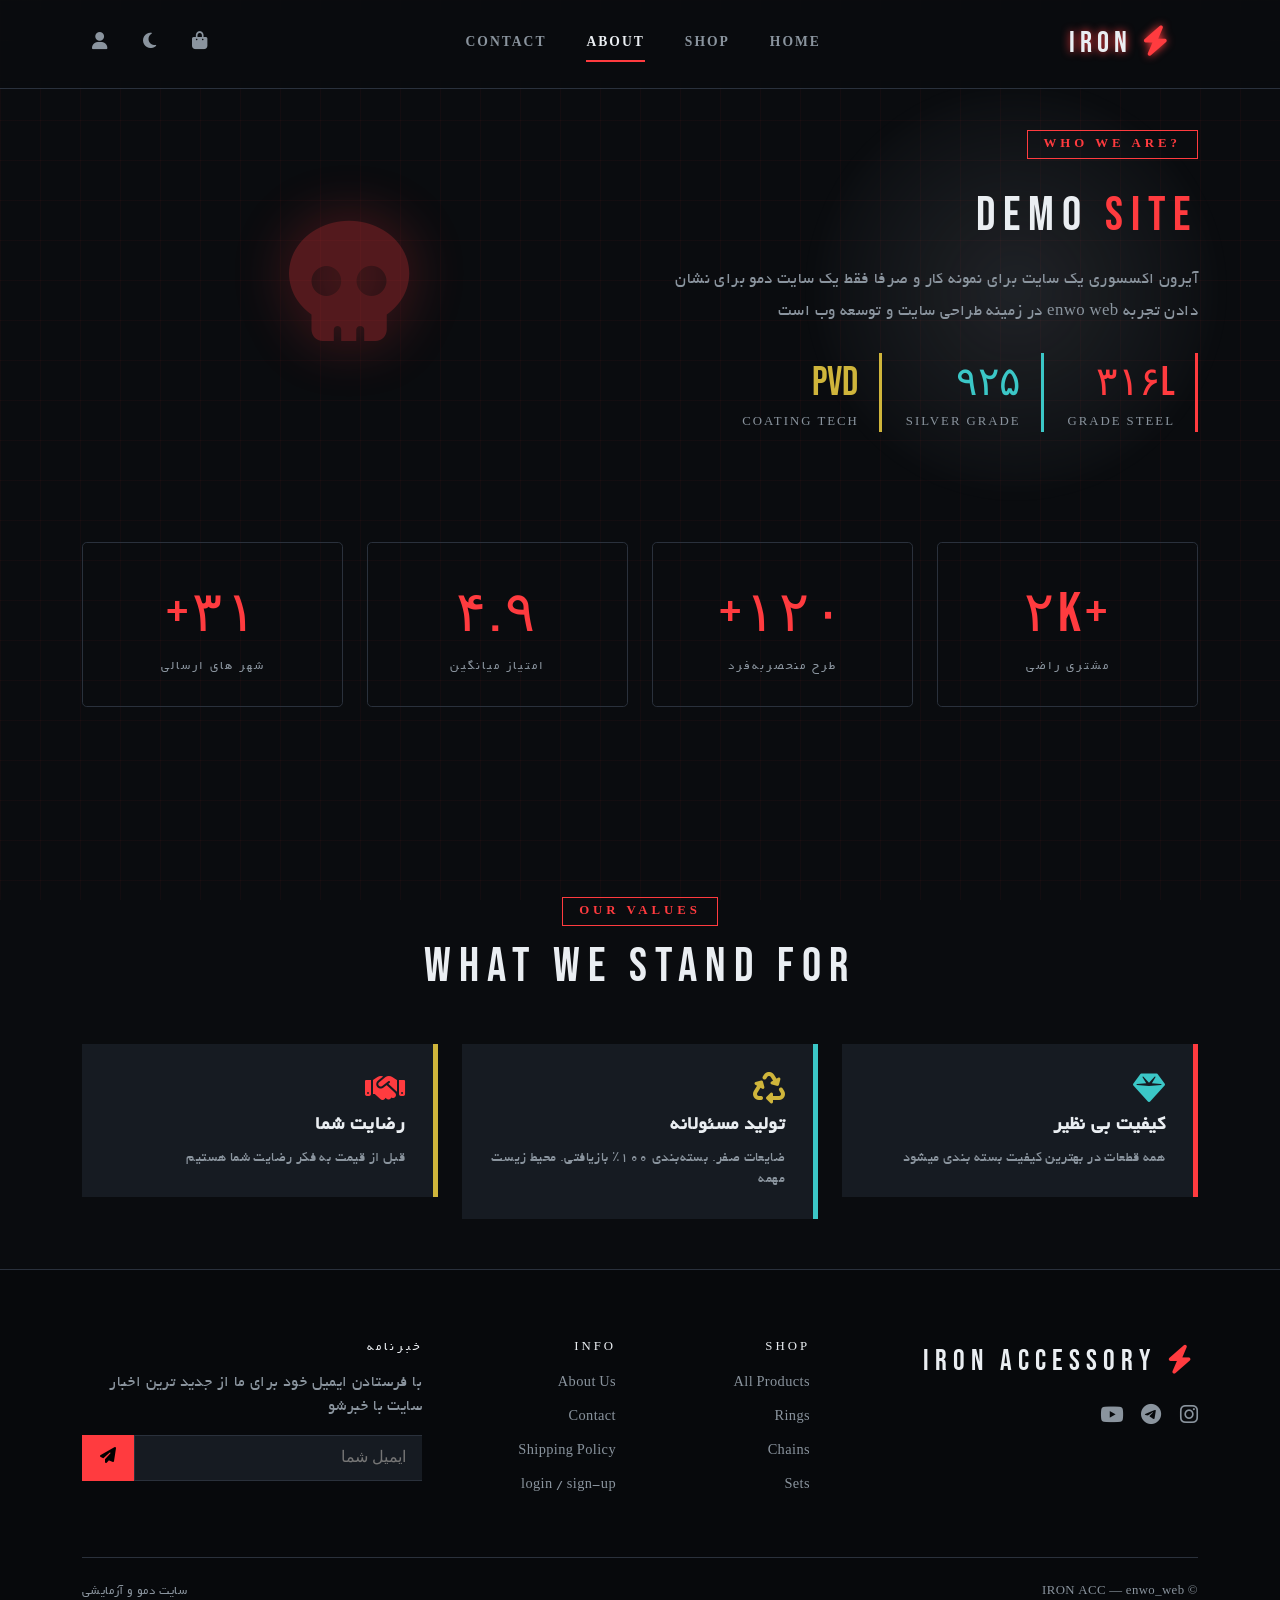
<file: about.html>
<!DOCTYPE html>
<html lang="fa-IR" dir="rtl">
<head>
  <meta charset="UTF-8">
  <meta name="viewport" content="width=device-width, initial-scale=1.0">
  <title>IRON ACCESSORY</title>
  <link rel="icon" type="image/png" href="images/iron-logo.jpg">
  <link href="https://cdn.jsdelivr.net/npm/bootstrap@5.3.8/dist/css/bootstrap.min.css" rel="stylesheet">
  <link rel="stylesheet" href="https://cdnjs.cloudflare.com/ajax/libs/font-awesome/6.4.0/css/all.min.css">
  <link href="https://fonts.googleapis.com/css2?family=Bebas+Neue&family=Rajdhani:wght@300;500;700&display=swap" rel="stylesheet">
  <link rel="stylesheet" href="style.css">
</head>
<body>
      
    <!--header-->
    <header>
        <nav class="navbar navbar-expand-lg fixed-top" id="mainNav">
      <div class="container">
        <a class="navbar-brand" href="index.html"><i class="fas fa-bolt me-2" style="color:var(--neon-red);"></i> IRON</a>
        <button class="navbar-toggler border-0" type="button" data-bs-toggle="collapse" data-bs-target="#navMenu">
          <i class="fas fa-bars text-danger"></i>
        </button>
        <div class="collapse navbar-collapse" id="navMenu">
          <ul class="navbar-nav mx-auto gap-1">
            <li class="nav-item"><a class="nav-link" href="index.html">HOME</a></li>
            <li class="nav-item"><a class="nav-link" href="shop.html">SHOP</a></li>
            <li class="nav-item"><a class="nav-link active" href="about.html">ABOUT</a></li>
            <li class="nav-item"><a class="nav-link" href="contact.html">CONTACT</a></li>
          </ul>
          <div class="d-flex gap-3 align-items-center">
            <button class="nav-icon-btn position-relative" onclick="toggleCart()">
              <i class="fas fa-shopping-bag"></i>
              <span class="cart-count" id="cartCount">0</span>
            </button>
            <button class="nav-icon-btn" id="themeToggle">
              <i class="fas fa-moon"></i>
            </button>
            <a href="auth.html" class="nav-icon-btn"><i class="fas fa-user"></i></a>
          </div>
        </div>
      </div>
    </nav>
    </header>
    
    <!--main-->
    <main>

      <section class="section-dark">
      <div class="container">
        <div class="row g-5 align-items-center">
          <div class="col-lg-6">
            <span class="section-tag">?WHO WE ARE</span>
            <h2 class="section-title mt-3">DEMO <span class="text-red">SITE</span></h2>
            <p style="color:var(--text-dim);font-size:1.05rem;line-height:1.9;margin-top:20px;">
              آیرون اکسسوری یک سایت برای نمونه کار و صرفا فقط یک سایت دمو برای نشان دادن تجربه enwo web در زمینه طراحی سایت و توسعه وب است
            </p>
            <div class="d-flex gap-4 mt-4 flex-wrap">
              <div style="border-right: 3px solid var(--neon-red); padding-right: 20px;">
                <div style="font-family:'Bebas Neue';font-size:2.5rem;color:var(--neon-red);">۳۱۶L</div>
                <div class="text-dim" style="font-size:0.8rem;letter-spacing:2px;">GRADE STEEL</div>
              </div>
              <div style="border-right: 3px solid var(--neon-cyan); padding-right: 20px;">
                <div style="font-family:'Bebas Neue';font-size:2.5rem;color:var(--neon-cyan);">۹۲۵</div>
                <div class="text-dim" style="font-size:0.8rem;letter-spacing:2px;">SILVER GRADE</div>
              </div>
              <div style="border-right: 3px solid var(--neon-gold); padding-right: 20px;">
                <div style="font-family:'Bebas Neue';font-size:2.5rem;color:var(--neon-gold);">PVD</div>
                <div class="text-dim" style="font-size:0.8rem;letter-spacing:2px;">COATING TECH</div>
              </div>
            </div>
          </div>
          <div class="col-lg-6">
            <div style="padding:60px;text-align:center;">
              <i class="fas fa-skull" style="font-size:120px;color:var(--neon-red);opacity:0.3;filter:drop-shadow(0 0 30px var(--neon-red));"></i>
            </div>
          </div>
        </div>
      </div>
    </section>
    
    <!--stats-->
    <div style="padding:60px 0;">
      <div class="container">
        <div class="row g-4 text-center">
          <div class="col-6 col-md-3">
            <div class="about-stat">
              <div class="about-stat-num">+۲k</div>
              <div class="about-stat-label">مشتری راضی</div>
            </div>
          </div>
          <div class="col-6 col-md-3">
            <div class="about-stat">
              <div class="about-stat-num">۱۲۰+</div>
              <div class="about-stat-label">طرح منحصربه‌فرد</div>
            </div>
          </div>
          <div class="col-6 col-md-3">
            <div class="about-stat">
              <div class="about-stat-num">۴.۹</div>
              <div class="about-stat-label">امتیاز میانگین</div>
            </div>
          </div>
          <div class="col-6 col-md-3">
            <div class="about-stat">
              <div class="about-stat-num">۳۱+</div>
              <div class="about-stat-label">شهر های ارسالی</div>
            </div>
          </div>
        </div>
      </div>
    </div>
    
    <section class="section-dark">
      <div class="container">
        <div class="section-header">
          <span class="section-tag">OUR VALUES</span>
          <h2 class="section-title">WHAT WE STAND FOR</h2>
        </div>
        <div class="row g-4 mt-4">
          <div class="col-md-4">
            <div class="feature-card">
              <i class="fas fa-gem fa-2x text-cyan"></i>
              <h5>کیفیت بی نظیر</h5>
              <p>همه قطعات در بهترین کیفیت بسته بندی میشود</p>
            </div>
          </div>
          <div class="col-md-4">
            <div class="feature-card" style="border-right-color:var(--neon-cyan);">
              <i class="fas fa-recycle fa-2x text-gold"></i>
              <h5>تولید مسئولانه</h5>
              <p>ضایعات صفر. بسته‌بندی ۱۰۰٪ بازیافتی. محیط زیست مهمه</p>
            </div>
          </div>
          <div class="col-md-4">
            <div class="feature-card" style="border-right-color:var(--neon-gold);">
              <i class="fas fa-handshake fa-2x text-red"></i>
              <h5>رضایت شما</h5>
              <p>قبل از قیمت به فکر رضایت شما هستیم</p>
            </div>
          </div>
        </div>
      </div>
    </section>

    </main>
    
    <!--footer-->
  <footer class="footer-dark">
    <div class="container">
      <div class="row g-5">
        <div class="col-md-4">
          <div class="footer-brand">
            <i class="fas fa-bolt text-red"></i> <span class="ms-5">IRON ACCESSORY</span>
          </div>
          <div class="social-links">
            <a href="https://instagram.com/enwo_web"><i class="fab fa-instagram"></i></a>
            <a href="https://t.me/enwo_web"><i class="fab fa-telegram"></i></a>
            <a href="https://youtube.com/@enwo_web"><i class="fab fa-youtube"></i></a>
          </div>
        </div>
        <div class="col-md-2">
          <h6 class="footer-heading">SHOP</h6>
          <ul class="footer-links">
            <li><a href="shop.html">All Products</a></li>
            <li><a href="shop.html?cat=ring">Rings</a></li>
            <li><a href="shop.html?cat=chain">Chains</a></li>
            <li><a href="shop.html?cat=set">Sets</a></li>
          </ul>
        </div>
        <div class="col-md-2">
          <h6 class="footer-heading">INFO</h6>
          <ul class="footer-links">
            <li><a href="about.html">About Us</a></li>
            <li><a href="contact.html">Contact</a></li>
            <li><a href="#">Shipping Policy</a></li>
            <li><a href="auth.html">login / sign-up</a></li>
          </ul>
        </div>
        <div class="col-md-4">
          <h6 class="footer-heading">خبرنامه</h6>
          <p class="text-dim">با فرستادن ایمیل خود برای ما از جدید ترین اخبار سایت با خبرشو</p>
          <div class="newsletter-form">
            <input type="email" placeholder="ایمیل شما" class="newsletter-input">
            <button class="newsletter-btn"><i class="fas fa-paper-plane"></i></button>
          </div>
        </div>
      </div>
      <div class="footer-bottom">
        <span>© IRON ACC — enwo_web</span>
        <span>سایت دمو و آزمایشی</span>
      </div>
    </div>
  </footer>

    <!--background css main-->
    <div class="grid-background"></div>
    <div class="floating-debris">
      <div class="debris" style="width:400px;height:400px;top:10%;right:5%;animation-delay:-5s;"></div>
    </div>
    
    <!--bucket-->
    <div class="cart-overlay" id="cartOverlay" onclick="toggleCart()"></div>
    <div class="cart-sidebar" id="cartSidebar">
      <div class="cart-header">
        <h5>CART |     <span id="cartItemCount">0</span> ITEMS</h5>
        <button onclick="toggleCart()"><i class="fas fa-times"></i></button>
      </div>
      <div class="cart-body"><div class="cart-empty" id="cartEmpty"><i class="fas fa-shopping-bag fa-3x text-dim"></i><p>سبد خرید خالیه!</p></div><div id="cartItems"></div></div>
      <div class="cart-footer" id="cartFooter" style="display:none;">
        <div class="cart-total-row"><span>جمع کل:</span><span class="cart-total-price" id="cartTotal">$0</span></div>
        <a href="checkout.html" class="cta-dark btn w-100 mt-3 text-center">CHECKOUT</a>
        <button onclick="clearCart()" class="btn-clear-cart mt-2">پاک کردن سبد</button>
      </div>
    </div>
    <div class="toast-container" id="toastContainer"></div>
    
    <script src="https://cdn.jsdelivr.net/npm/bootstrap@5.3.8/dist/js/bootstrap.bundle.min.js"></script>
    <script src="products.js"></script>
    <script src="cart.js"></script>
    <script src="script.js"></script>
</body>
</html>
</file>
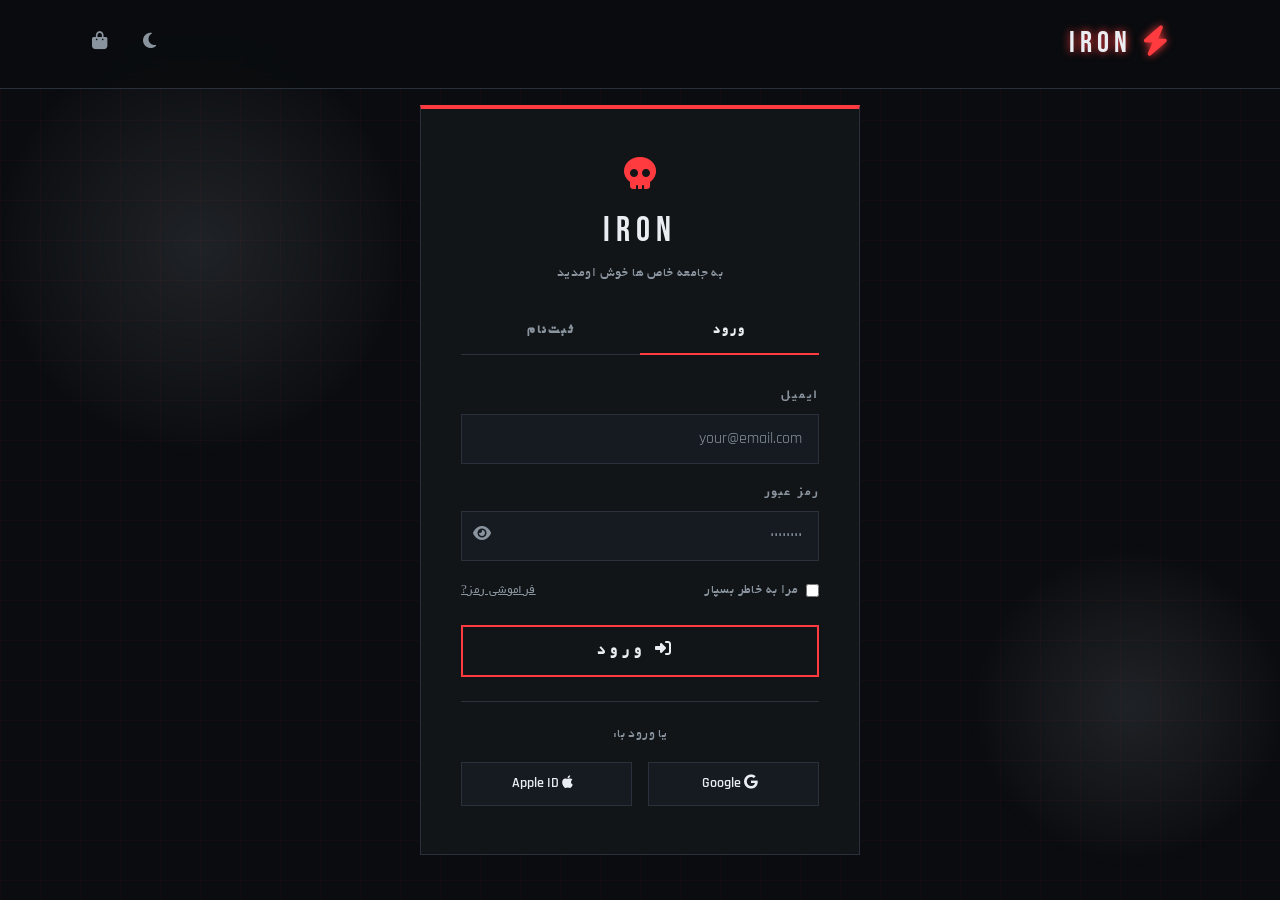
<file: auth.html>
<!DOCTYPE html>
<html lang="fa-IR" dir="rtl">
<head>
  <meta charset="UTF-8">
  <meta name="viewport" content="width=device-width, initial-scale=1.0">
  <title>login sign-up| IRON ACCESSORY</title>
  <link rel="icon" type="image/png" href="images/iron-logo.jpg">
  <link href="https://cdn.jsdelivr.net/npm/bootstrap@5.3.8/dist/css/bootstrap.min.css" rel="stylesheet">
  <link rel="stylesheet" href="https://cdnjs.cloudflare.com/ajax/libs/font-awesome/6.4.0/css/all.min.css">
  <link href="https://fonts.googleapis.com/css2?family=Bebas+Neue&family=Rajdhani:wght@300;500;700&display=swap" rel="stylesheet">
  <link rel="stylesheet" href="style.css">
</head>
<body>
    <div class="grid-background"></div>
    <div class="floating-debris">
      <div class="debris" style="width:400px;height:400px;top:5%;left:0%;"></div>
      <div class="debris" style="width:300px;height:300px;bottom:5%;right:0%;animation-delay:-10s;"></div>
    </div>
    
    <nav class="navbar navbar-expand-lg fixed-top" id="mainNav">
      <div class="container">
        <a class="navbar-brand" href="index.html"><i class="fas fa-bolt me-2" style="color:var(--neon-red);"></i> IRON</a>
        <div class="d-flex gap-3">
          <button class="nav-icon-btn" id="themeToggle">
              <i class="fas fa-moon"></i>
            </button>
          <a href="shop.html" class="nav-icon-btn"><i class="fas fa-shopping-bag"></i></a>
        </div>
      </div>
    </nav>
    
    <div class="auth-wrap">
      <div class="auth-card">
        <div class="text-center mb-4">
          <i class="fas fa-skull fa-2x text-red mb-3"></i>
          <div class="auth-title">IRON</div>
          <p class="text-dim" style="font-size:0.85rem;">به جامعه خاص ها خوش اومدید</p>
        </div>

        <div class="auth-tab-wrap">
          <button class="auth-tab active" id="tabLogin" onclick="switchTab('login')">ورود</button>
          <button class="auth-tab" id="tabRegister" onclick="switchTab('register')">ثبت‌نام</button>
        </div>
      
        <div id="loginForm">
          <div class="form-field">
            <label>ایمیل</label>
            <input type="email" id="loginEmail" placeholder="your@email.com">
            <div class="form-error" id="loginEmailErr">ایمیل معتبر وارد کنید.</div>
          </div>
          <div class="form-field">
            <label>رمز عبور</label>
            <div style="position:relative;">
              <input type="password" id="loginPass" placeholder="••••••••" style="padding-left:44px;">
              <button onclick="togglePass('loginPass', 'eyeLogin')" style="position:absolute;left:12px;top:50%;transform:translateY(-50%);background:none;border:none;color:var(--text-dim);cursor:pointer;">
                <i class="fas fa-eye" id="eyeLogin"></i>
              </button>
            </div>
            <div class="form-error" id="loginPassErr">رمز عبور حداقل ۶ کاراکتر باشد.</div>
          </div>
          <div class="d-flex justify-content-between align-items-center mb-4">
            <label style="display:flex;align-items:center;gap:8px;cursor:pointer;color:var(--text-dim);font-size:0.85rem;">
              <input type="checkbox" style="accent-color:var(--neon-red);"> مرا به خاطر بسپار
            </label>
            <a href="#" style="color:var(--text-dim);font-size:0.82rem;" onclick="showForgot()">فراموشی رمز?</a>
          </div>
          <button class="cta-dark btn w-100" onclick="doLogin()">
            <i class="fas fa-sign-in-alt me-2"></i> ورود
          </button>
          <div class="form-success-msg" id="loginSuccess">
            <i class="fas fa-check-circle me-2"></i> خوش اومدی! در حال انتقال...
          </div>
          <div style="text-align:center;margin-top:24px;padding-top:20px;border-top:1px solid var(--border-heavy);">
            <span class="text-dim" style="font-size:0.85rem;">یا ورود با:</span>
            <div class="d-flex gap-3 justify-content-center mt-3">
              <button class="social-login-btn" onclick="socialLogin('Google')">
                <i class="fab fa-google me-2"></i> Google
              </button>
              <button class="social-login-btn" onclick="socialLogin('Google')">
                <i class="fab fa-apple me-2"></i> Apple ID
              </button>
            </div>
          </div>
        </div>
      
        <div id="registerForm" style="display:none;">
          <div class="row g-3">
            <div class="col-6">
              <div class="form-field">
                <label>نام</label>
                <input type="text" id="regFirst" placeholder="نام">
                <div class="form-error" id="regFirstErr">لازمه.</div>
              </div>
            </div>
            <div class="col-6">
              <div class="form-field">
                <label>نام خانوادگی</label>
                <input type="text" id="regLast" placeholder="نام خانوادگی">
              </div>
            </div>
          </div>
          <div class="form-field">
            <label>ایمیل</label>
            <input type="email" id="regEmail" placeholder="your@email.com">
            <div class="form-error" id="regEmailErr">ایمیل معتبر وارد کنید.</div>
          </div>
          <div class="form-field">
            <label>شماره موبایل</label>
            <input type="tel" id="regPhone" placeholder="09xxxxxxxxx">
          </div>
          <div class="form-field">
            <label>رمز عبور</label>
            <div style="position:relative;">
              <input type="password" id="regPass" placeholder="حداقل ۸ کاراکتر" oninput="checkStrength(this.value)" style="padding-left:44px;">
              <button onclick="togglePass('regPass','eyeReg')" style="position:absolute;left:12px;top:50%;transform:translateY(-50%);background:none;border:none;color:var(--text-dim);cursor:pointer;">
                <i class="fas fa-eye" id="eyeReg"></i>
              </button>
            </div>
            <div class="strength-bar-wrap mt-2">
              <div class="strength-bar" id="strengthBar"></div>
            </div>
            <div class="strength-label text-dim" id="strengthLabel" style="font-size:0.75rem;margin-top:4px;"></div>
            <div class="form-error" id="regPassErr">رمز حداقل ۸ کاراکتر باشد.</div>
          </div>
          <div class="form-field">
            <label>تکرار رمز عبور</label>
            <input type="password" id="regPass2" placeholder="••••••••">
            <div class="form-error" id="regPass2Err">رمزها یکسان نیستند.</div>
          </div>
          <div class="form-field">
            <label style="display:flex;align-items:flex-start;gap:10px;cursor:pointer;font-size:0.82rem;color:var(--text-dim);">
              <input type="checkbox" id="regTerms" style="accent-color:var(--neon-red);margin-top:3px;">
              قوانین و مقررات سایت را خوانده‌ام و قبول دارم.
            </label>
            <div class="form-error" id="regTermsErr">باید قوانین را بپذیری.</div>
          </div>
          <button class="cta-dark btn w-100" onclick="doRegister()">
            <i class="fas fa-user-plus me-2"></i> ثبت‌نام
          </button>
          <div class="form-success-msg" id="regSuccess">
            <i class="fas fa-check-circle me-2"></i> ثبت‌نام موفق! خوش اومدی به قبیله! 🔥
          </div>
        </div>
      
        <div id="forgotForm" style="display:none;">
          <button class="btn-clear-cart mb-3" onclick="switchTab('login')">
            <i class="fas fa-arrow-right me-2"></i> برگشت به ورود
          </button>
          <p class="text-dim mb-4" style="font-size:0.9rem;">ایمیلت رو وارد کن، لینک بازیابی می‌فرستیم.</p>
          <div class="form-field">
            <label>ایمیل</label>
            <input type="email" id="forgotEmail" placeholder="your@email.com">
          </div>
          <button class="cta-dark btn w-100" onclick="doForgot()">
            <i class="fas fa-paper-plane me-2"></i> ارسال لینک بازیابی
          </button>
          <div class="form-success-msg" id="forgotSuccess">
            <i class="fas fa-envelope me-2"></i> اگر این ایمیل ثبت شده باشه، لینک ارسال شد.
          </div>
        </div>
      </div>
    </div>
    
    <div class="toast-container" id="toastContainer"></div>
    
    <style>
      .social-login-btn {
        background: var(--surface-dark); border: 1px solid var(--border-heavy);
        color: var(--text-lux); padding: 10px 20px; cursor: pointer;
        font-family: 'Rajdhani'; font-size: 0.9rem; font-weight: 600;
        transition: var(--transition); flex: 1;
      }
      .social-login-btn:hover { border-color: var(--neon-red); color: var(--neon-red); }
      .strength-bar-wrap { height: 4px; background: var(--border-heavy); }
      .strength-bar { height: 100%; width: 0; transition: width 0.3s, background 0.3s; }
    </style>
    
    <script src="https://cdn.jsdelivr.net/npm/bootstrap@5.3.8/dist/js/bootstrap.bundle.min.js"></script>
    <script src="products.js"></script>
    <script src="cart.js"></script>
    <script src="script.js"></script>
    <script>
      function switchTab(tab) {
        document.getElementById('loginForm').style.display = 'none';
        document.getElementById('registerForm').style.display = 'none';
        document.getElementById('forgotForm').style.display = 'none';
        document.getElementById('tabLogin').classList.remove('active');
        document.getElementById('tabRegister').classList.remove('active');
      
        if (tab === 'login') {
          document.getElementById('loginForm').style.display = 'block';
          document.getElementById('tabLogin').classList.add('active');
        } else if (tab === 'register') {
          document.getElementById('registerForm').style.display = 'block';
          document.getElementById('tabRegister').classList.add('active');
        } else {
          document.getElementById('forgotForm').style.display = 'block';
        }
      }
    
      function showForgot() { switchTab('forgot'); }
    
      function togglePass(inputId, eyeId) {
        const input = document.getElementById(inputId);
        const eye = document.getElementById(eyeId);
        if (input.type === 'password') {
          input.type = 'text'; eye.className = 'fas fa-eye-slash';
        } else {
          input.type = 'password'; eye.className = 'fas fa-eye';
        }
      }
    
      function checkStrength(val) {
        const bar = document.getElementById('strengthBar');
        const label = document.getElementById('strengthLabel');
        let score = 0;
        if (val.length >= 8) score++;
        if (/[A-Z]/.test(val)) score++;
        if (/[0-9]/.test(val)) score++;
        if (/[^A-Za-z0-9]/.test(val)) score++;
        const levels = [
          { w: '20%', c: '#ff3b3f', t: 'خیلی ضعیف' },
          { w: '40%', c: '#ff7a3f', t: 'ضعیف' },
          { w: '65%', c: '#cfb53b', t: 'متوسط' },
          { w: '100%', c: '#3bc7c7', t: 'قوی 💪' },
        ];
        const l = levels[Math.max(0, score - 1)];
        bar.style.width = val.length === 0 ? '0' : l.w;
        bar.style.background = l.c;
        label.textContent = val.length === 0 ? '' : l.t;
      }
    
      function showErr(id, show) {
        document.getElementById(id).style.display = show ? 'block' : 'none';
      }
    
      function doLogin() {
        const email = document.getElementById('loginEmail').value.trim();
        const pass = document.getElementById('loginPass').value;
        let ok = true;
        if (!/^[^\s@]+@[^\s@]+\.[^\s@]+$/.test(email)) { showErr('loginEmailErr', true); ok = false; } else showErr('loginEmailErr', false);
        if (pass.length < 6) { showErr('loginPassErr', true); ok = false; } else showErr('loginPassErr', false);
        if (!ok) return;
      
        const users = JSON.parse(localStorage.getItem('ironUsers') || '[]');
        const user = users.find(u => u.email === email && u.pass === pass);
        if (!user && email !== 'admin@iron.com') { showToast('ایمیل یا رمز اشتباهه!', 'error'); return; }
      
        localStorage.setItem('ironUser', JSON.stringify({ email, name: user?.name || 'کاربر' }));
        document.getElementById('loginSuccess').style.display = 'block';
        showToast('خوش اومدی! 🔥', 'success');
        setTimeout(() => window.location.href = 'index.html', 1500);
      }
    
      function doRegister() {
        const first = document.getElementById('regFirst').value.trim();
        const email = document.getElementById('regEmail').value.trim();
        const pass = document.getElementById('regPass').value;
        const pass2 = document.getElementById('regPass2').value;
        const terms = document.getElementById('regTerms').checked;
        let ok = true;
      
        if (!first) { showErr('regFirstErr', true); ok = false; } else showErr('regFirstErr', false);
        if (!/^[^\s@]+@[^\s@]+\.[^\s@]+$/.test(email)) { showErr('regEmailErr', true); ok = false; } else showErr('regEmailErr', false);
        if (pass.length < 8) { showErr('regPassErr', true); ok = false; } else showErr('regPassErr', false);
        if (pass !== pass2) { showErr('regPass2Err', true); ok = false; } else showErr('regPass2Err', false);
        if (!terms) { showErr('regTermsErr', true); ok = false; } else showErr('regTermsErr', false);
        if (!ok) return;
      
        const users = JSON.parse(localStorage.getItem('ironUsers') || '[]');
        if (users.find(u => u.email === email)) { showToast('این ایمیل قبلاً ثبت شده!', 'warning'); return; }
        users.push({ name: first, email, pass });
        localStorage.setItem('ironUsers', JSON.stringify(users));
        localStorage.setItem('ironUser', JSON.stringify({ email, name: first }));
      
        document.getElementById('regSuccess').style.display = 'block';
        showToast('ثبت‌نام موفق! 🔥', 'success');
        setTimeout(() => window.location.href = 'index.html', 2000);
      }
    
      function doForgot() {
        const email = document.getElementById('forgotEmail').value.trim();
        if (!email) return;
        document.getElementById('forgotSuccess').style.display = 'block';
        showToast('لینک بازیابی ارسال شد!', 'success');
      }
    
      function socialLogin(provider) {
        showToast(`ورود با ${provider} ... (دمو)`, 'warning');
      }
    
      document.addEventListener('DOMContentLoaded', () => {
        const user = localStorage.getItem('ironUser');
        if (user && location.search.includes('redirect=checkout')) {
          window.location.href = 'checkout.html';
        }
        updateCartUI();
      });
    </script>
</body>
</html>
</file>
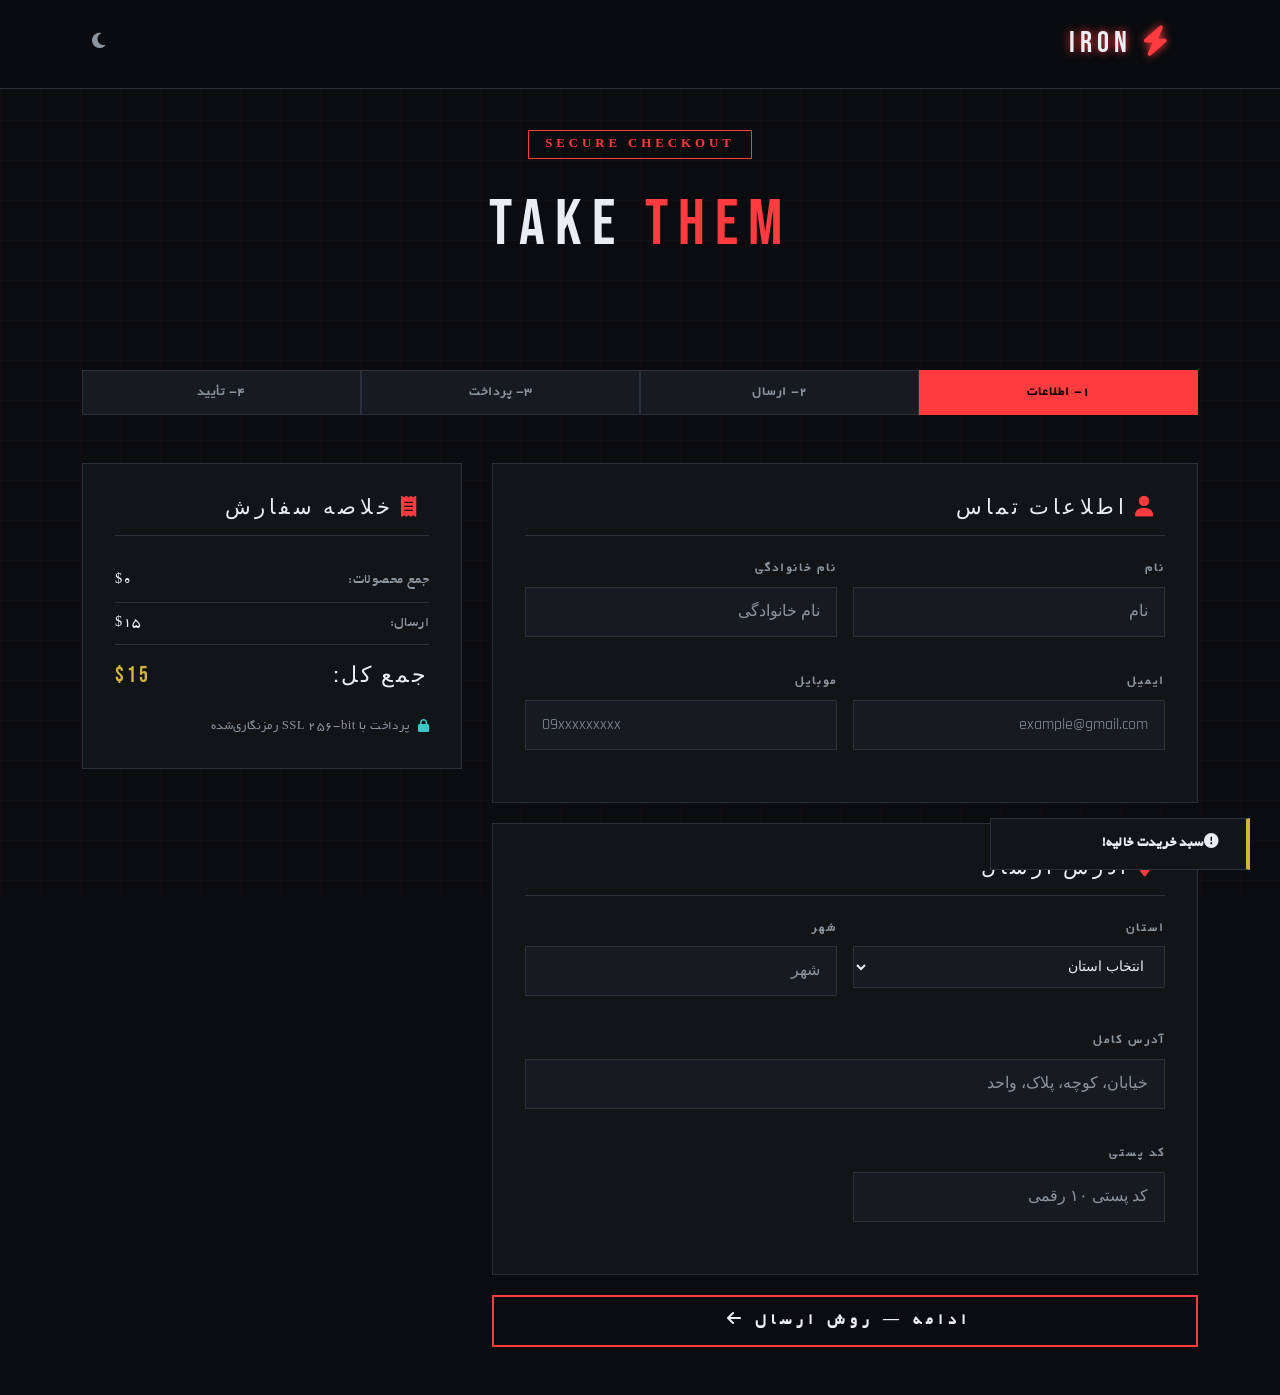
<file: checkout.html>
<!DOCTYPE html>
<html lang="fa-IR" dir="rtl">
<head>
  <meta charset="UTF-8">
  <meta name="viewport" content="width=device-width, initial-scale=1.0">
  <title>IRON ACCESSORY</title>
  <link rel="icon" type="image/png" href="images/iron-logo.jpg">
  <link href="https://cdn.jsdelivr.net/npm/bootstrap@5.3.8/dist/css/bootstrap.min.css" rel="stylesheet">
  <link rel="stylesheet" href="https://cdnjs.cloudflare.com/ajax/libs/font-awesome/6.4.0/css/all.min.css">
  <link href="https://fonts.googleapis.com/css2?family=Bebas+Neue&family=Rajdhani:wght@300;500;700&display=swap" rel="stylesheet">
  <link rel="stylesheet" href="style.css">
</head>
<body>
    <div class="grid-background"></div>
    
    <nav class="navbar navbar-expand-lg fixed-top" id="mainNav">
      <div class="container">
        <a class="navbar-brand" href="index.html"><i class="fas fa-bolt me-2" style="color:var(--neon-red);"></i> IRON</a>
        <div class="d-flex gap-3">
          <button class="nav-icon-btn" id="themeToggle">
              <i class="fas fa-moon"></i>
            </button>
        </div>
      </div>
    </nav>
    
    <div class="page-hero">
      <div class="container">
        <span class="section-tag">SECURE CHECKOUT</span>
        <h1 class="hero-title mt-3">TAKE <span class="text-red">THEM</span></h1>
      </div>
    </div>
    
    <div class="container py-5">
    
      <div class="step-indicator mb-5">
        <div class="step active" id="step1Ind">1- اطلاعات</div>
        <div class="step" id="step2Ind">2- ارسال</div>
        <div class="step" id="step3Ind">3- پرداخت</div>
        <div class="step" id="step4Ind">4- تأیید</div>
      </div>
    
      <div class="checkout-grid">
        <div>
          <div id="step1">
            <div class="checkout-section">
              <h5><i class="fas fa-user me-2 text-red"></i> اطلاعات تماس</h5>
              <div class="row g-3">
                <div class="col-md-6">
                  <div class="form-field"><label>نام</label><input type="text" id="co_first" placeholder="نام"></div>
                </div>
                <div class="col-md-6">
                  <div class="form-field"><label>نام خانوادگی</label><input type="text" id="co_last" placeholder="نام خانوادگی"></div>
                </div>
                <div class="col-md-6">
                  <div class="form-field"><label>ایمیل</label><input type="email" id="co_email" placeholder="example@gmail.com"></div>
                </div>
                <div class="col-md-6">
                  <div class="form-field"><label>موبایل</label><input type="tel" id="co_phone" placeholder="09xxxxxxxxx"></div>
                </div>
              </div>
            </div>
            <div class="checkout-section">
              <h5><i class="fas fa-map-marker-alt me-2 text-red"></i> آدرس ارسال</h5>
              <div class="row g-3">
                <div class="col-md-6">
                  <div class="form-field">
                    <label>استان</label>
                    <select class="sort-select w-100" id="co_state">
                      <option value="">انتخاب استان</option>
                      <option>تهران</option><option>اصفهان</option><option>مشهد</option>
                      <option>شیراز</option><option>تبریز</option><option>کرج</option>
                      <option>قم</option><option>اهواز</option><option>سایر</option>
                    </select>
                  </div>
                </div>
                <div class="col-md-6">
                  <div class="form-field"><label>شهر</label><input type="text" id="co_city" placeholder="شهر"></div>
                </div>
                <div class="col-12">
                  <div class="form-field"><label>آدرس کامل</label><input type="text" id="co_addr" placeholder="خیابان، کوچه، پلاک، واحد"></div>
                </div>
                <div class="col-md-6">
                  <div class="form-field"><label>کد پستی</label><input type="text" id="co_zip" placeholder="کد پستی ۱۰ رقمی"></div>
                </div>
              </div>
            </div>
            <button class="cta-dark btn w-100" onclick="goStep(2)">ادامه — روش ارسال <i class="fas fa-arrow-left ms-2"></i></button>
          </div>
        
          <div id="step2" style="display:none;">
            <div class="checkout-section">
              <h5><i class="fas fa-truck me-2 text-red"></i> روش ارسال</h5>
              <div id="shippingOptions">
                <label class="payment-method selected" id="ship_express">
                  <input type="radio" name="shipping" value="express" checked onchange="selectShipping(this)">
                  <div>
                    <div class="fw-bold">ارسال پیشتاز ۲۴ ساعته</div>
                    <div class="text-dim small">تضمین تحویل در ۲۴ ساعت کاری</div>
                  </div>
                  <div class="fw-bold me-auto text-gold">$15</div>
                </label>
                <label class="payment-method" id="ship_normal">
                  <input type="radio" name="shipping" value="normal" onchange="selectShipping(this)">
                  <div>
                    <div class="fw-bold">ارسال معمولی ۳-۵ روز</div>
                    <div class="text-dim small">پست پیشنهادی با بسته‌بندی مشکی</div>
                  </div>
                  <div class="fw-bold me-auto text-cyan">$7</div>
                </label>
                <label class="payment-method" id="ship_free">
                  <input type="radio" name="shipping" value="free" onchange="selectShipping(this)">
                  <div>
                    <div class="fw-bold">ارسال رایگان +$200</div>
                    <div class="text-dim small">برای سفارش‌های بالای ۲۰۰ دلار</div>
                  </div>
                  <div class="fw-bold me-auto" style="color:var(--neon-red);">FREE</div>
                </label>
              </div>
            </div>
            <div class="d-flex gap-3">
              <button class="btn btn-outline-secondary rounded-0 px-4" onclick="goStep(1)"><i class="fas fa-arrow-right me-2"></i> قبلی</button>
              <button class="cta-dark btn flex-grow-1" onclick="goStep(3)">ادامه — پرداخت <i class="fas fa-arrow-left ms-2"></i></button>
            </div>
          </div>
        
          <div id="step3" style="display:none;">
            <div class="checkout-section">
              <h5><i class="fas fa-credit-card me-2 text-red"></i> روش پرداخت</h5>
              <label class="payment-method selected" id="pay_card">
                <input type="radio" name="payment" value="card" checked onchange="selectPay(this)">
                <i class="fas fa-credit-card fa-lg text-cyan"></i>
                <div>
                  <div class="fw-bold">پرداخت آنلاین (کارت‌های شتاب)</div>
                  <div class="text-dim small">درگاه امن زرین‌پال</div>
                </div>
              </label>
              <label class="payment-method" id="pay_wallet">
                <input type="radio" name="payment" value="wallet" onchange="selectPay(this)">
                <i class="fas fa-wallet fa-lg text-gold"></i>
                <div>
                  <div class="fw-bold">کیف پول آیرون</div>
                  <div class="text-dim small">موجودی: $0.00</div>
                </div>
              </label>
              <label class="payment-method" id="pay_crypto">
                <input type="radio" name="payment" value="crypto" onchange="selectPay(this)">
                <i class="fab fa-bitcoin fa-lg" style="color:var(--neon-gold);"></i>
                <div>
                  <div class="fw-bold">رمزارز (BTC / ETH / USDT)</div>
                  <div class="text-dim small">پرداخت ناشناس</div>
                </div>
              </label>
            </div>
          
            <div class="checkout-section" id="cardDetails">
              <h5><i class="fas fa-lock me-2 text-cyan"></i> اطلاعات کارت</h5>
              <div class="form-field"><label>شماره کارت</label>
                <input type="text" id="co_card" placeholder="0000 0000 0000 0000" maxlength="19" oninput="formatCard(this)">
              </div>
              <div class="row g-3">
                <div class="col-md-6"><div class="form-field"><label>تاریخ انقضا</label><input type="text" placeholder="MM/YY" maxlength="5" oninput="formatExp(this)" id="co_exp"></div></div>
                <div class="col-md-6"><div class="form-field"><label>CVV2</label><input type="password" placeholder="•••" maxlength="4" id="co_cvv"></div></div>
              </div>
              <div class="form-field"><label>نام صاحب کارت</label><input type="text" id="co_cardname" placeholder="نام روی کارت"></div>
            </div>
          
            <div class="d-flex gap-3">
              <button class="btn btn-outline-secondary rounded-0 px-4" onclick="goStep(2)"><i class="fas fa-arrow-right me-2"></i> قبلی</button>
              <button class="cta-dark btn flex-grow-1" onclick="doPayment()">
                <i class="fas fa-lock me-2"></i> پرداخت امن
              </button>
            </div>
          </div>
        
          <div id="step4" style="display:none; text-align:center; padding: 60px 20px;">
            <div style="font-size:80px; margin-bottom:20px;">🔥</div>
            <div class="section-tag mb-3">ORDER CONFIRMED</div>
            <h2 style="font-family:'Bebas Neue';font-size:3rem;letter-spacing:6px;">سفارش تأیید شد!</h2>
            <p class="text-dim mt-3">شماره سفارش: <span class="text-red fw-bold" id="orderNum"></span></p>
            <p class="text-dim">پیامک تأیید به زودی ارسال می‌شه. ممنون از اعتماد شما! 🤘</p>
            <div class="d-flex gap-3 justify-content-center mt-5">
              <a href="index.html" class="cta-dark btn">بازگشت به خانه</a>
              <a href="shop.html" class="btn btn-outline-light rounded-0 px-4">ادامه خرید</a>
            </div>
          </div>
        </div>
      
        <div>
          <div class="checkout-section" id="orderSummaryBox">
            <h5><i class="fas fa-receipt me-2 text-red"></i> خلاصه سفارش</h5>
            <div id="orderItems"></div>
            <div class="order-summary-item mt-2">
              <span class="text-dim">جمع محصولات:</span>
              <span id="sumSubtotal">$0</span>
            </div>
            <div class="order-summary-item" id="sumDiscountRow" style="display:none;">
              <span class="text-dim">تخفیف:</span>
              <span class="text-red" id="sumDiscount"></span>
            </div>
            <div class="order-summary-item">
              <span class="text-dim">ارسال:</span>
              <span id="sumShipping">$15</span>
            </div>
            <div class="order-total-row">
              <span>جمع کل:</span>
              <span class="text-gold" id="sumTotal">$0</span>
            </div>
            <div class="mt-4 d-flex align-items-center gap-2" style="font-size:0.8rem;color:var(--text-dim);">
              <i class="fas fa-lock text-cyan"></i> پرداخت با SSL 256-bit رمزنگاری‌شده
            </div>
          </div>
        </div>
      </div>
    </div>
    
    <div class="toast-container" id="toastContainer"></div>
    
    <script src="https://cdn.jsdelivr.net/npm/bootstrap@5.3.8/dist/js/bootstrap.bundle.min.js"></script>
    <script src="products.js"></script>
    <script src="cart.js"></script>
    <script src="script.js"></script>
    <script>
      let currentStep = 1;
      let shippingCost = 15;
    
      function goStep(n) {
        if (n === 2 && !validateStep1()) return;
      
        [1,2,3,4].forEach(i => {
          document.getElementById('step' + i).style.display = 'none';
          const ind = document.getElementById('step' + i + 'Ind');
          ind.classList.remove('active','done');
          if (i < n) ind.classList.add('done');
        });
        document.getElementById('step' + n).style.display = 'block';
        document.getElementById('step' + n + 'Ind').classList.add('active');
        currentStep = n;
        updateSummary();
        window.scrollTo({ top: 0, behavior: 'smooth' });
      }
    
      function validateStep1() {
        const fields = ['co_first','co_email','co_phone','co_addr'];
        let ok = true;
        fields.forEach(f => {
          const el = document.getElementById(f);
          if (!el.value.trim()) { el.style.borderColor = 'var(--neon-red)'; ok = false; }
          else el.style.borderColor = '';
        });
        if (!ok) showToast('لطفاً همه فیلدها را پر کن!', 'error');
        return ok;
      }
    
      function selectShipping(radio) {
        document.querySelectorAll('#shippingOptions .payment-method').forEach(l => l.classList.remove('selected'));
        radio.closest('.payment-method').classList.add('selected');
        shippingCost = radio.value === 'free' ? 0 : radio.value === 'normal' ? 7 : 15;
        updateSummary();
      }
    
      function selectPay(radio) {
        document.querySelectorAll('[name="payment"]').forEach(r => r.closest('.payment-method').classList.remove('selected'));
        radio.closest('.payment-method').classList.add('selected');
        document.getElementById('cardDetails').style.display = radio.value === 'card' ? 'block' : 'none';
      }
    
      function formatCard(el) {
        let v = el.value.replace(/\D/g,'').slice(0,16);
        el.value = v.replace(/(.{4})/g,'$1 ').trim();
      }
      function formatExp(el) {
        let v = el.value.replace(/\D/g,'').slice(0,4);
        if (v.length >= 3) v = v.slice(0,2) + '/' + v.slice(2);
        el.value = v;
      }
    
      function updateSummary() {
        const items = JSON.parse(localStorage.getItem('ironCart') || '[]');
        const container = document.getElementById('orderItems');
        if (!container) return;
      
        container.innerHTML = items.map(i => `
          <div class="order-summary-item">
            <span>${i.name} × ${i.qty}</span>
            <span>$${(i.price * i.qty).toFixed(0)}</span>
          </div>
        `).join('');
        
        const subtotal = items.reduce((s,i) => s + i.price * i.qty, 0);
        const disc = localStorage.getItem('ironDiscount') === '1' ? subtotal * 0.4 : 0;
        const total = subtotal - disc + shippingCost;
        
        document.getElementById('sumSubtotal').textContent = '$' + subtotal.toFixed(0);
        document.getElementById('sumShipping').textContent = shippingCost === 0 ? 'رایگان' : '$' + shippingCost;
        document.getElementById('sumTotal').textContent = '$' + total.toFixed(0);
        
        if (disc > 0) {
          document.getElementById('sumDiscountRow').style.display = 'flex';
          document.getElementById('sumDiscount').textContent = '-$' + disc.toFixed(0);
        }
      }
    
      function doPayment() {
        const card = document.getElementById('co_card').value.replace(/\s/g,'');
        const payMethod = document.querySelector('[name="payment"]:checked')?.value;
      
        if (payMethod === 'card') {
          if (card.length < 16) { showToast('شماره کارت ناقصه!', 'error'); return; }
          if (!document.getElementById('co_exp').value) { showToast('تاریخ انقضا وارد کن!', 'error'); return; }
        }
      
        const btn = event.target;
        btn.innerHTML = '<i class="fas fa-spinner fa-spin me-2"></i> در حال پردازش...';
        btn.disabled = true;
      
        setTimeout(() => {
          const orderNum = 'IRN-' + Date.now().toString().slice(-6);
          document.getElementById('orderNum').textContent = orderNum;
        
          localStorage.removeItem('ironCart');
          localStorage.removeItem('ironDiscount');
        
          goStep(4);
        }, 2500);
      }
    
      document.addEventListener('DOMContentLoaded', () => {
        updateSummary();
        updateCartUI();
      
        const cart = JSON.parse(localStorage.getItem('ironCart') || '[]');
        if (cart.length === 0 && window.location.pathname.includes('checkout')) {
          showToast('سبد خریدت خالیه!', 'warning');
          setTimeout(() => window.location.href = 'shop.html', 2000);
        }
      
        const user = JSON.parse(localStorage.getItem('ironUser') || 'null');
        if (user) {
          if (document.getElementById('co_email')) document.getElementById('co_email').value = user.email || '';
          if (document.getElementById('co_first')) document.getElementById('co_first').value = user.name || '';
        }
      });
    </script>
</body>
</html>
</file>
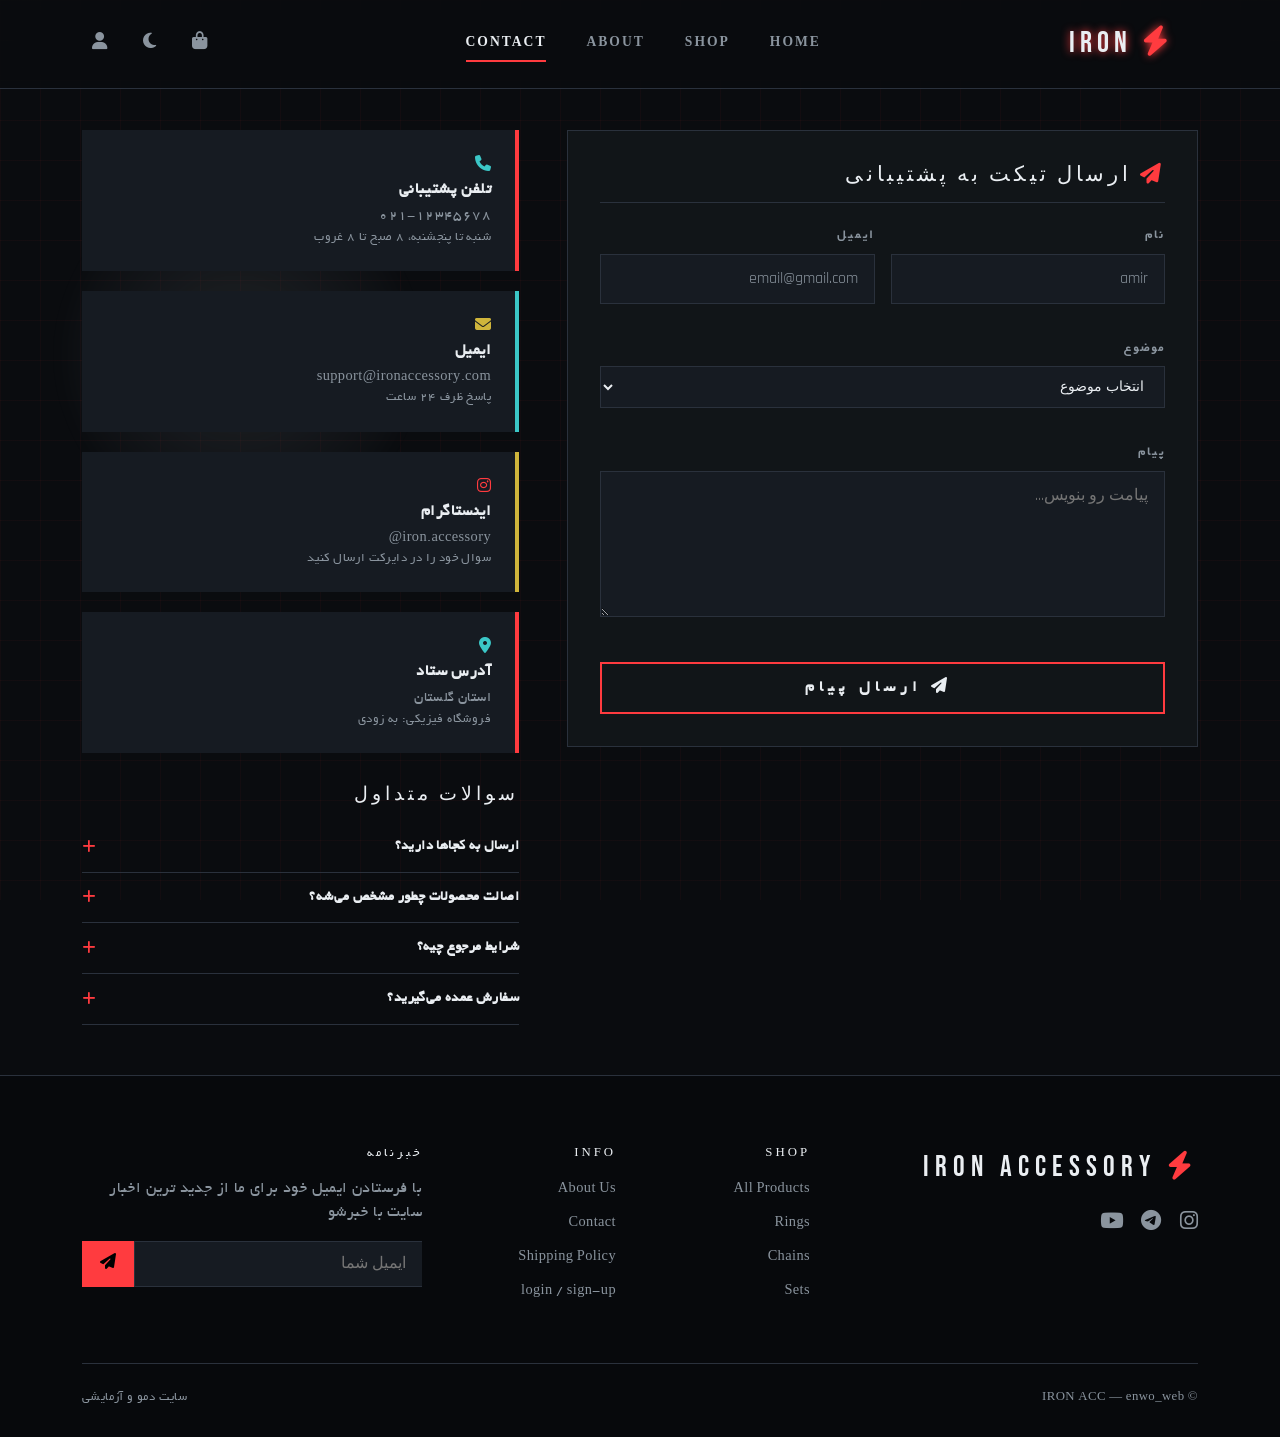
<file: contact.html>
<!DOCTYPE html>
<html lang="fa-IR" dir="rtl">
<head>
  <meta charset="UTF-8">
  <meta name="viewport" content="width=device-width, initial-scale=1.0">
  <title>IRON ACCESSORY</title>
  <link rel="icon" type="image/png" href="images/iron-logo.jpg">
  <link href="https://cdn.jsdelivr.net/npm/bootstrap@5.3.8/dist/css/bootstrap.min.css" rel="stylesheet">
  <link rel="stylesheet" href="https://cdnjs.cloudflare.com/ajax/libs/font-awesome/6.4.0/css/all.min.css">
  <link href="https://fonts.googleapis.com/css2?family=Bebas+Neue&family=Rajdhani:wght@300;500;700&display=swap" rel="stylesheet">
  <link rel="stylesheet" href="style.css">
</head>
<body>

<!--header-->
<header>
  <nav class="navbar navbar-expand-lg fixed-top" id="mainNav">
  <div class="container">
    <a class="navbar-brand" href="index.html"><i class="fas fa-bolt me-2" style="color:var(--neon-red);"></i> IRON</a>
    <button class="navbar-toggler border-0" type="button" data-bs-toggle="collapse" data-bs-target="#navMenu">
      <i class="fas fa-bars text-danger"></i>
    </button>
    <div class="collapse navbar-collapse" id="navMenu">
      <ul class="navbar-nav mx-auto gap-1">
        <li class="nav-item"><a class="nav-link" href="index.html">HOME</a></li>
        <li class="nav-item"><a class="nav-link" href="shop.html">SHOP</a></li>
        <li class="nav-item"><a class="nav-link" href="about.html">ABOUT</a></li>
        <li class="nav-item"><a class="nav-link active" href="contact.html">CONTACT</a></li>
      </ul>
      <div class="d-flex gap-3 align-items-center">
        <button class="nav-icon-btn position-relative" onclick="toggleCart()">
          <i class="fas fa-shopping-bag"></i>
          <span class="cart-count" id="cartCount">0</span>
        </button>
        <button class="nav-icon-btn" id="themeToggle">
          <i class="fas fa-moon"></i>
        </button>
        <a href="auth.html" class="nav-icon-btn"><i class="fas fa-user"></i></a>
      </div>
    </div>
  </div>
</nav>
</header>

<!--main-->
<main>
    <section class="section-dark">
  <div class="container">
    <div class="row g-5">
      <div class="col-lg-7">
        <div class="checkout-section">
          <h5><i class="fas fa-paper-plane ms-2 text-red"></i>ارسال تیکت به پشتیبانی</h5>
          <div class="row g-3">
            <div class="col-md-6">
              <div class="form-field"><label>نام</label><input type="text" id="ctName" placeholder="amir"></div>
            </div>
            <div class="col-md-6">
              <div class="form-field"><label>ایمیل</label><input type="email" id="ctEmail" placeholder="email@gmail.com"></div>
            </div>
            <div class="col-12">
              <div class="form-field">
                <label>موضوع</label>
                <select class="sort-select w-100" id="ctSubject">
                  <option value="">انتخاب موضوع</option>
                  <option>سوال درباره محصول</option>
                  <option>پیگیری سفارش</option>
                  <option>مرجوع کالا</option>
                  <option>همکاری و عمده‌فروشی</option>
                  <option>پیشنهاد و انتقاد</option>
                  <option>سایر</option>
                </select>
              </div>
            </div>
            <div class="col-12">
              <div class="form-field">
                <label>پیام</label>
                <textarea id="ctMsg" placeholder="پیامت رو بنویس..." rows="5"
                  style="width:100%;background:var(--surface-dark);border:1px solid var(--border-heavy);color:var(--text-lux);padding:12px 16px;font-family:'Rajdhani';font-size:1rem;outline:none;resize:vertical;"></textarea>
              </div>
            </div>
            <div class="col-12">
              <button class="cta-dark btn w-100" onclick="submitContact()">
                <i class="fas fa-paper-plane me-2"></i> ارسال پیام
              </button>
              <div id="ctSuccess" style="display:none;text-align:center;padding:20px;border:1px solid var(--neon-cyan);color:var(--neon-cyan);margin-top:20px;">
                <i class="fas fa-check-circle me-2"></i> پیامت دریافت شد! ظرف ۲۴ ساعت جواب می‌دیم.
              </div>
            </div>
          </div>
        </div>
      </div>

      <div class="col-lg-5">
        <div class="contact-card">
          <i class="fas fa-phone"></i>
          <div>
            <div class="fw-bold mb-1">تلفن پشتیبانی</div>
            <div class="text-dim" style="font-size:0.9rem;">۰۲۱-۱۲۳۴۵۶۷۸</div>
            <div class="text-dim" style="font-size:0.8rem;">شنبه تا پنجشنبه، 8 صبح تا 8 غروب</div>
          </div>
        </div>
        <div class="contact-card" style="border-right-color:var(--neon-cyan);">
          <i class="fas fa-envelope" style="color:var(--neon-gold);margin-left:10px;"></i>
          <div>
            <div class="fw-bold mb-1">ایمیل</div>
            <div class="text-dim" style="font-size:0.9rem;">support@ironaccessory.com</div>
            <div class="text-dim" style="font-size:0.8rem;">پاسخ ظرف ۲۴ ساعت</div>
          </div>
        </div>
        <div class="contact-card" style="border-right-color:var(--neon-gold);">
          <i class="fab fa-instagram" style="color:var(--neon-red);margin-left:10px;"></i>
          <div>
            <div class="fw-bold mb-1">اینستاگرام</div>
            <div class="text-dim" style="font-size:0.9rem;">iron.accessory@</div>
            <div class="text-dim" style="font-size:0.8rem;">سوال خود را در دایرکت ارسال کنید</div>
          </div>
        </div>
        <div class="contact-card">
          <i class="fas fa-map-marker-alt"></i>
          <div>
            <div class="fw-bold mb-1">آدرس ستاد</div>
            <div class="text-dim" style="font-size:0.9rem;">استان گلستان</div>
            <div class="text-dim" style="font-size:0.8rem;">فروشگاه فیزیکی: به زودی</div>
          </div>
        </div>

        <div style="margin-top:30px;">
          <h6 style="font-family:'Bebas Neue';font-size:1.2rem;letter-spacing:4px;margin-bottom:16px;">سوالات متداول</h6>
          <div class="faq-item" onclick="toggleFaq(this)">
            <div class="faq-q"><span>ارسال به کجاها دارید؟</span><i class="fas fa-plus text-red"></i></div>
            <div class="faq-a">به تمامی شهر های ایران</div>
          </div>
          <div class="faq-item" onclick="toggleFaq(this)">
            <div class="faq-q"><span>اصالت محصولات چطور مشخص می‌شه؟</span><i class="fas fa-plus text-red"></i></div>
            <div class="faq-a">هر محصول با کارت اصالت و هولوگرام مارک آیرون ارسال میشه</div>
          </div>
          <div class="faq-item" onclick="toggleFaq(this)">
            <div class="faq-q"><span>شرایط مرجوع چیه؟</span><i class="fas fa-plus text-red"></i></div>
            <div class="faq-a">پس از دریافت بسته 14 روز امکان مرجوعی کالا را دارید</div>
          </div>
          <div class="faq-item" onclick="toggleFaq(this)">
            <div class="faq-q"><span>سفارش عمده می‌گیرید؟</span><i class="fas fa-plus text-red"></i></div>
            <div class="faq-a">بله برای سفارش های عمده ای با ما تماس بگیرید یا به دایرکت اینستاگرام پیام دهید</div>
          </div>
        </div>
      </div>
    </div>
  </div>
</section>
</main>

<!--footer-->
<footer class="footer-dark">
    <div class="container">
      <div class="row g-5">
        <div class="col-md-4">
          <div class="footer-brand">
            <i class="fas fa-bolt text-red"></i> <span class="ms-5">IRON ACCESSORY</span>
          </div>
          <div class="social-links">
            <a href="https://instagram.com/enwo_web"><i class="fab fa-instagram"></i></a>
            <a href="https://t.me/enwo_web"><i class="fab fa-telegram"></i></a>
            <a href="https://youtube.com/@enwo_web"><i class="fab fa-youtube"></i></a>
          </div>
        </div>
        <div class="col-md-2">
          <h6 class="footer-heading">SHOP</h6>
          <ul class="footer-links">
            <li><a href="shop.html">All Products</a></li>
            <li><a href="shop.html?cat=ring">Rings</a></li>
            <li><a href="shop.html?cat=chain">Chains</a></li>
            <li><a href="shop.html?cat=set">Sets</a></li>
          </ul>
        </div>
        <div class="col-md-2">
          <h6 class="footer-heading">INFO</h6>
          <ul class="footer-links">
            <li><a href="about.html">About Us</a></li>
            <li><a href="contact.html">Contact</a></li>
            <li><a href="#">Shipping Policy</a></li>
            <li><a href="auth.html">login / sign-up</a></li>
          </ul>
        </div>
        <div class="col-md-4">
          <h6 class="footer-heading">خبرنامه</h6>
          <p class="text-dim">با فرستادن ایمیل خود برای ما از جدید ترین اخبار سایت با خبرشو</p>
          <div class="newsletter-form">
            <input type="email" placeholder="ایمیل شما" class="newsletter-input">
            <button class="newsletter-btn"><i class="fas fa-paper-plane"></i></button>
          </div>
        </div>
      </div>
      <div class="footer-bottom">
        <span>© IRON ACC — enwo_web</span>
        <span>سایت دمو و آزمایشی</span>
      </div>
    </div>
</footer>

<!--background main css-->
<div class="grid-background"></div>
<div class="floating-debris">
  <div class="debris" style="width:350px;height:350px;top:20%;left:5%;"></div>
</div>

<!--bucket-->
<div class="cart-overlay" id="cartOverlay" onclick="toggleCart()"></div>
<div class="cart-sidebar" id="cartSidebar">
  <div class="cart-header">
    <h5>CART |     <span id="cartItemCount">0</span> ITEMS</h5>
    <button onclick="toggleCart()"><i class="fas fa-times"></i></button>
  </div>
  <div class="cart-body"><div class="cart-empty" id="cartEmpty"><i class="fas fa-shopping-bag fa-3x text-dim"></i><p>سبد خرید خالیه!</p></div><div id="cartItems"></div></div>
  <div class="cart-footer" id="cartFooter" style="display:none;">
    <div class="cart-total-row"><span>جمع کل:</span><span class="cart-total-price" id="cartTotal">$0</span></div>
    <a href="checkout.html" class="cta-dark btn w-100 mt-3 text-center">CHECKOUT</a>
    <button onclick="clearCart()" class="btn-clear-cart mt-2">پاک کردن سبد</button>
  </div>
</div>
<div class="toast-container" id="toastContainer"></div>

<style>
  .faq-item {
    border-bottom: 1px solid var(--border-heavy);
    padding: 14px 0; cursor: pointer;
  }
  .faq-q {
    display: flex; justify-content: space-between; align-items: center;
    font-weight: 600; font-size: 0.9rem;
  }
  .faq-q i { transition: transform 0.3s; flex-shrink: 0; }
  .faq-item.open .faq-q i { transform: rotate(45deg); }
  .faq-a {
    color: var(--text-dim); font-size: 0.85rem;
    max-height: 0; overflow: hidden;
    transition: max-height 0.3s, margin 0.3s;
  }
  .faq-item.open .faq-a { max-height: 100px; margin-top: 10px; }
</style>

<script src="https://cdn.jsdelivr.net/npm/bootstrap@5.3.8/dist/js/bootstrap.bundle.min.js"></script>
<script src="products.js"></script>
<script src="cart.js"></script>
<script src="script.js"></script>
<script>
  function toggleFaq(el) { el.classList.toggle('open'); }

  function submitContact() {
    const name = document.getElementById('ctName').value.trim();
    const email = document.getElementById('ctEmail').value.trim();
    const msg = document.getElementById('ctMsg').value.trim();
    if (!name || !email || !msg) { showToast('لطفاً همه فیلدها را پر کن!', 'error'); return; }
    document.getElementById('ctSuccess').style.display = 'block';
    showToast('پیام ارسال شد! 📨', 'success');
    document.getElementById('ctName').value = '';
    document.getElementById('ctEmail').value = '';
    document.getElementById('ctMsg').value = '';
  }

  document.addEventListener('DOMContentLoaded', updateCartUI);
</script>
</body>
</html>
</file>
<file: style.css>
:root {
  --bg-dark: #0a0c0f;
  --bg-card: #111518;
  --surface-dark: #161b22;
  --border-heavy: #2a313c;
  --neon-red: #ff3b3f;
  --neon-silver: #c0c9d7;
  --neon-gold: #cfb53b;
  --neon-cyan: #3bc7c7;
  --text-lux: #eaeef2;
  --text-dim: #8a949e;
  --accent: #ff3b3f;
  --grid-glow: rgba(255,59,63,0.04);
  --transition: 0.22s cubic-bezier(0.2, 0, 0, 1);
}

*, *::before, *::after { box-sizing: border-box; }
*{
  margin: 0;
  padding: 0;
  box-sizing: border-box;
  border: 0;
  text-decoration: none;
  list-style-type: none;
}

html, body {
  overflow-x: hidden;
  scroll-behavior: smooth;
}

@font-face {
  font-family: b-yekan;
  src: url(images/Yekan.ttf);
}

body {
  background-color: var(--bg-dark);
  font-family: b-yekan;
  color: var(--text-lux);
  letter-spacing: 0.4px;
}

/*-colors-*/
.text-red   { color: var(--neon-red) !important; }
.text-gold  { color: var(--neon-gold) !important; }
.text-cyan  { color: var(--neon-cyan) !important; }
.text-dim   { color: var(--text-dim) !important; }
::-webkit-scrollbar { width: 6px; background: #0a0c0f; }
::-webkit-scrollbar-thumb { background: var(--neon-red); }


.grid-background {
  position: fixed; inset: 0;
  background-image: linear-gradient(var(--grid-glow) 1px, transparent 1px), linear-gradient(90deg, var(--grid-glow) 1px, transparent 1px);
  background-size: 40px 40px;
  z-index: -2;
}


.floating-debris { position: fixed; inset: 0; z-index: -1; overflow: hidden; pointer-events: none; }
.debris {
  position: absolute;
  background: radial-gradient(circle, rgba(192,201,215,0.12) 0%, transparent 80%);
  border-radius: 50%; filter: blur(10px);
  animation: debrisMove 28s infinite linear;
}
@keyframes debrisMove {
  0%   { transform: translateY(0) translateX(0) scale(1); opacity: 0.2; }
  50%  { transform: translateY(-100px) translateX(60px) scale(1.4); opacity: 0.4; }
  100% { transform: translateY(0) translateX(0) scale(1); opacity: 0.2; }
}

.navbar {
  background: rgba(10,12,15,0.92);
  backdrop-filter: blur(20px);
  border-bottom: 1px solid var(--border-heavy);
  padding: 16px 0;
  transition: var(--transition);
}
.navbar.scrolled {
  padding: 10px 0;
  background: rgba(10,12,15,0.98);
  box-shadow: 0 8px 30px -8px rgba(0,0,0,0.9);
}
.navbar-brand {
  font-family: 'Bebas Neue', cursive;
  font-size: 1.9rem;
  letter-spacing: 5px;
  color: var(--text-lux) !important;
  text-shadow: 0 0 8px var(--neon-red);
  text-decoration: none;
}
.nav-link {
  color: var(--text-dim) !important;
  font-weight: 600;
  padding: 8px 18px !important;
  text-transform: uppercase;
  font-size: 0.85rem;
  letter-spacing: 2px;
  transition: var(--transition);
  position: relative;
}
.nav-link::after {
  content: '';
  position: absolute;
  bottom: 0; left: 18px;
  width: 0; height: 2px;
  background: var(--neon-red);
  transition: width 0.2s;
}
.nav-link:hover, .nav-link.active {
  color: var(--text-lux) !important;
}
.nav-link:hover::after, .nav-link.active::after { width: calc(100% - 36px); }

.nav-icon-btn {
  background: none; border: none;
  color: var(--text-dim);
  font-size: 1.1rem;
  padding: 6px 10px;
  cursor: pointer;
  transition: var(--transition);
  position: relative;
  text-decoration: none;
}
.nav-icon-btn:hover { color: var(--text-lux); text-shadow: 0 0 8px var(--neon-red); }

.cart-count {
  position: absolute;
  top: -2px; right: -2px;
  background: var(--neon-red);
  color: black;
  font-size: 0.65rem;
  font-weight: 900;
  width: 18px; height: 18px;
  border-radius: 50%;
  display: flex; align-items: center; justify-content: center;
}

.search-overlay {
  position: fixed; inset: 0;
  background: rgba(10,12,15,0.97);
  z-index: 10000;
  display: flex; flex-direction: column;
  align-items: center; justify-content: flex-start;
  padding-top: 120px;
  opacity: 0; pointer-events: none;
  transition: opacity 0.3s;
}
.search-overlay.open { opacity: 1; pointer-events: all; }
.search-close {
  position: absolute; top: 30px; right: 30px;
  background: none; border: none;
  color: var(--text-dim); font-size: 1.5rem;
  cursor: pointer;
  transition: var(--transition);
}
.search-close:hover { color: var(--neon-red); }
.search-box {
  display: flex; align-items: center; gap: 20px;
  border-bottom: 2px solid var(--neon-red);
  padding-bottom: 16px;
  width: 100%; max-width: 600px;
  font-size: 1.5rem; color: var(--text-dim);
}
.search-box input {
  background: none; border: none; outline: none;
  color: var(--text-lux);
  font-family: 'Bebas Neue', sans-serif;
  font-size: 2rem; letter-spacing: 4px;
  width: 100%;
}
.search-box input::placeholder { color: var(--border-heavy); }
.search-results { width: 100%; max-width: 600px; margin-top: 30px; }
.search-result-item {
  display: flex; align-items: center;
  padding: 16px; border-bottom: 1px solid var(--border-heavy);
  cursor: pointer; transition: var(--transition);
}
.search-result-item:hover { background: var(--surface-dark); padding-left: 24px; }

.main-back {
  background: linear-gradient(145deg, #0b0e12 0%, #030405 100%);
  border-bottom: 3px solid var(--neon-red);
  padding: 120px 0 80px;
}
.main-tag {
  background: var(--neon-red); color: black;
  font-size: 0.75rem; font-weight: 800;
  letter-spacing: 4px; padding: 6px 16px;
  margin-bottom: 20px;
}
.main-title {
  font-family: 'Bebas Neue', cursive;
  font-size: 7rem; font-weight: 900;
  line-height: 0.9; letter-spacing: 12px;
  text-transform: uppercase;
  text-shadow: 4px 4px 0 #000, 8px 8px 0 rgba(255,59,63,0.25);
}
.main-sub-title {
  font-family: 'Bebas Neue', cursive;
  font-size: 4rem; letter-spacing: 12px;
  color: var(--text-dim); margin-bottom: 0;
}
.main-desc {
  color: var(--text-dim); font-size: 1.15rem;
  max-width: 480px; margin-top: 24px;
  border-right: 4px solid var(--neon-red);
  padding-right: 20px;
}

.main-skull {
  font-size: 180px;
  color: var(--neon-silver);
  text-shadow: 0 0 40px var(--neon-red);
  animation: skullPulse 6s ease-in-out infinite;
  -webkit-animation: skullPulse 6s ease-in-out infinite;
}
@keyframes skullPulse {
  0%, 100% { opacity: 0.5; text-shadow: 0 0 30px var(--neon-red); }
  50% { opacity: 0.6; text-shadow: 0 0 60px var(--neon-red), 0 0 100px rgba(255,59,63,0.3); }
}
.skull-ring {
  position: absolute;
  border-radius: 50%;
  border: 1px solid rgba(255,59,63,0.15);
  top: 50%; left: 50%;
  transform: translate(-50%,-50%);
  animation: ringExpand 4s ease-in-out infinite;
}
.skull-ring.r1 { width: 220px; height: 220px; animation-delay: 0s; }
.skull-ring.r2 { width: 300px; height: 300px; animation-delay: 0.7s; }
.skull-ring.r3 { width: 380px; height: 380px; animation-delay: 1.4s; }
@keyframes ringExpand {
  0%, 100% { opacity: 0.4; transform: translate(-50%,-50%) scale(0.95); }
  50% { opacity: 0.1; transform: translate(-50%,-50%) scale(1.05); }
}

.hero-scroll-hint {
  position: absolute; bottom: 20px; left: 50%;
  transform: translateX(-50%);
  color: var(--text-dim); font-size: 1.2rem;
  animation: bounce 2s infinite;
}
@keyframes bounce {
  0%, 100% { transform: translateX(-50%) translateY(0); }
  50% { transform: translateX(-50%) translateY(8px); }
}

.marquee-wrap {
  background: var(--neon-red);
  padding: 10px 0;
}
.marquee-track {
  white-space: nowrap;
  animation: marquee 5s linear infinite;
  font-family: 'Bebas Neue', cursive;
  letter-spacing: 4px;
  font-size: 0.95rem;
}
@keyframes marquee { 0% { transform: translateX(0); } 100% { transform: translateX(-20%); -webkit-transform: translateX(-20%); -moz-transform: translateX(-20%); -ms-transform: translateX(-20%); -o-transform: translateX(-20%); } }

.section-dark { padding: 130px 0 50px; }
.section-header { text-align: center; margin-bottom: 10px; }
.section-tag {
  display: inline-block;
  color: var(--neon-red); font-size: 0.8rem;
  font-weight: 700; letter-spacing: 4px;
  border: 1px solid var(--neon-red);
  padding: 4px 16px; margin-bottom: 12px;
}
.section-title {
  font-family: 'Bebas Neue', cursive;
  font-size: 3rem; letter-spacing: 8px;
  color: var(--text-lux);
}
.cat-card {
  display: flex; flex-direction: column;
  align-items: center; justify-content: center;
  gap: 12px; padding: 30px 16px;
  background: var(--bg-card);
  border: 1px solid var(--border-heavy);
  color: var(--text-dim);
  text-decoration: none;
  transition: var(--transition);
  font-weight: 700; letter-spacing: 2px;
  font-size: 0.85rem;
}
.cat-card i { font-size: 2rem; transition: var(--transition); }
.cat-card:hover {
  border-color: var(--neon-red);
  color: var(--text-lux);
  transform: translateY(-6px);
  box-shadow: 0 20px 40px -10px black, 0 0 0 1px rgba(255,59,63,0.2);
}
.cat-card:hover i { color: var(--neon-red); text-shadow: 0 0 15px var(--neon-red); }

/*product html*/
.product-card {
  background: var(--bg-card);
  border: 1px solid var(--border-heavy);
  border-bottom: 4px solid var(--border-heavy);
  position: relative; cursor: pointer;
  transition: all 0.25s cubic-bezier(0.2,0,0,1);
  box-shadow: 0 15px 35px -10px black;
  overflow: hidden;
  height: 100%;
}
.product-card:hover {
  border-color: var(--neon-red);
  border-bottom-color: var(--neon-red);
  transform: translateY(-10px) scale(1.01);
  box-shadow: 0 30px 50px -10px #000, 0 0 0 1px rgba(255,59,63,0.15);
}
.product-badge {
  position: absolute; top: 12px; left: 12px;
  font-weight: 800; padding: 5px 14px;
  font-size: 0.7rem; letter-spacing: 2px;
  z-index: 3;
}
.badge-red   { background: black; color: var(--neon-silver); border-left: 4px solid var(--neon-red); }
.badge-cyan  { background: black; color: var(--neon-silver); border-left: 4px solid var(--neon-cyan); }
.badge-gold  { background: black; color: var(--neon-silver); border-left: 4px solid var(--neon-gold); }
.out-badge {
  position: absolute; top: 12px; right: 12px;
  background: #222; color: var(--text-dim);
  font-size: 0.65rem; font-weight: 700;
  padding: 4px 10px; letter-spacing: 1px; z-index: 3;
}
.product-img-wrap {
  background: #1e242c; padding: 40px 20px;
  text-align: center; border-bottom: 1px solid #2f3844;
  position: relative; overflow: hidden;
}
.product-image{
  width:100%;
  height:220px;
  object-fit:cover;
}
.product-icon {
  font-size: 80px; color: var(--neon-silver);
  filter: drop-shadow(0 0 15px rgba(255,59,63,0.25));
  transition: var(--transition); position: relative; z-index: 1;
}
.product-card:hover .product-icon {
  color: var(--neon-red); transform: scale(1.08);
  filter: drop-shadow(0 0 20px rgba(255,59,63,0.6));
}
.product-hover-overlay {
  position: absolute; inset: 0;
  background: rgba(255,59,63,0.05);
  display: flex; align-items: center; justify-content: center;
  opacity: 0; transition: var(--transition);
}
.product-card:hover .product-hover-overlay { opacity: 1; }
.quick-view-btn {
  background: var(--neon-red); color: black;
  border: none; padding: 10px 24px;
  font-weight: 700; letter-spacing: 2px;
  font-size: 0.8rem; cursor: pointer;
  transform: translateY(10px);
  transition: var(--transition);
}
.product-card:hover .quick-view-btn { transform: translateY(0); }

.product-info { padding: 20px; background: var(--bg-card); }
.product-cat {
  color: var(--neon-cyan); font-size: 0.75rem;
  text-transform: uppercase; font-weight: 600; letter-spacing: 2px;
}
.product-title {
  font-weight: 700; font-size: 1.15rem;
  color: var(--text-lux); margin: 6px 0;
  text-transform: uppercase; letter-spacing: 1px;
}
.product-rating { color: var(--neon-gold); font-size: 0.8rem; }
.stars { letter-spacing: 2px; }
.review-count { color: var(--text-dim); font-size: 0.75rem; margin-right: 6px; }
.product-price {
  font-weight: 900; font-size: 1.5rem;
  color: var(--neon-gold);
  text-shadow: 0 0 8px rgba(207,181,59,0.3);
}
.product-desc-small { color: var(--text-dim); font-size: 0.78rem; }

.btn-add {
  background: transparent; border: 1.5px solid var(--neon-silver);
  color: var(--text-lux); padding: 10px 18px;
  border-radius: 0; font-weight: 700; width: 100%;
  text-transform: uppercase; letter-spacing: 3px;
  font-size: 0.8rem; cursor: pointer; transition: var(--transition);
}
.btn-add:hover, .btn-add.added {
  background: var(--neon-red); border-color: var(--neon-red);
  color: black; box-shadow: 0 0 20px rgba(255,59,63,0.5);
}
.btn-add.disabled {
  opacity: 0.4; cursor: not-allowed;
  border-color: var(--border-heavy); color: var(--text-dim);
}

.filter-wrap { display: flex; flex-wrap: wrap; gap: 10px; justify-content: center; padding: 20px 0; }
.filter-btn {
  background: var(--surface-dark);
  border: 1px solid var(--border-heavy);
  color: var(--text-dim);
  padding: 10px 24px;
  font-weight: 600;
  cursor: pointer;
  transition: var(--transition);
  border-radius: 0.3rem;
  text-transform: uppercase;
  font-size: 0.8rem;
  letter-spacing: 1px;
  -webkit-border-radius: 0.3rem;
  -moz-border-radius: 0.3rem;
  -ms-border-radius: 0.3rem;
  -o-border-radius: 0.3rem;
}
.filter-btn:hover, .filter-btn.active {
  background: var(--neon-red); color: black;
  border-color: var(--neon-red); box-shadow: 0 0 15px var(--neon-red);
}

.sort-select {
  background: var(--surface-dark); border: 1px solid var(--border-heavy);
  color: var(--text-lux); padding: 10px 16px;
  font-family: 'Rajdhani', sans-serif; font-size: 0.85rem;
  cursor: pointer; outline: none;
}
.cta-dark {
  background: transparent; border: 2px solid var(--neon-red);
  color: var(--text-lux); padding: 12px 40px;
  border-radius: 0; font-weight: 700;
  letter-spacing: 5px; text-transform: uppercase;
  transition: var(--transition); text-decoration: none;
  display: inline-block;
  white-space: nowrap;
}
.cta-dark:hover {
  background: var(--neon-red); color: black;
  box-shadow: 0 0 30px rgba(255,59,63,0.5);
}

.banner-text {
  font-family: 'Bebas Neue', cursive;
  font-size: 2rem; letter-spacing: 6px; margin-bottom: 0;
}
.promo-code {
  background: black; border: 1px solid var(--neon-red);
  color: var(--neon-red); padding: 10px 24px;
  font-family: 'Bebas Neue'; letter-spacing: 4px; font-size: 1.1rem;
}
.feature-card {
  background: var(--surface-dark);
  border-right: 5px solid var(--neon-red);
  padding: 28px; display: flex;
  flex-direction: column; gap: 10px;
}
.feature-card h5 { font-weight: 700; margin-bottom: 0; }
.feature-card p { color: var(--text-dim); margin: 0; font-size: 0.9rem; }

.cart-overlay {
  position: fixed; inset: 0;
  background: rgba(0,0,0,0.7);
  z-index: 5000;
  opacity: 0; pointer-events: none;
  transition: opacity 0.3s;
}
.cart-overlay.open { opacity: 1; pointer-events: all; }

.cart-sidebar {
  position: fixed; top: 0; left: -420px;
  width: 400px; height: 100vh;
  background: var(--bg-card);
  border-right: 1px solid var(--border-heavy);
  z-index: 5001;
  display: flex; flex-direction: column;
  transition: left 0.35s cubic-bezier(0.2,0,0,1);
}
.cart-sidebar.open { left: 0; }
.cart-header {
  display: flex; align-items: center; justify-content: space-between;
  padding: 20px 24px;
  border-bottom: 1px solid var(--border-heavy);
  font-family: 'Bebas Neue'; letter-spacing: 4px; font-size: 1.1rem;
}
.cart-header button {
  background: none; border: none; color: var(--text-dim);
  font-size: 1.2rem; cursor: pointer; transition: var(--transition);
}
.cart-header button:hover { color: var(--neon-red); }
.cart-body {
  flex: 1; overflow-y: auto; padding: 20px 24px;
}
.cart-empty {
  display: flex; flex-direction: column;
  align-items: center; justify-content: center;
  height: 200px; gap: 16px; color: var(--text-dim);
}
.cart-item {
  display: flex; align-items: center; gap: 14px;
  padding: 14px 0; border-bottom: 1px solid var(--border-heavy);
}
.cart-item-icon {
  width: 50px; height: 50px;
  background: var(--surface-dark);
  display: flex; align-items: center; justify-content: center;
  font-size: 1.4rem; color: var(--neon-silver); flex-shrink: 0;
}
.cart-item-info { flex: 1; }
.cart-item-name { font-weight: 700; font-size: 0.9rem; text-transform: uppercase; letter-spacing: 1px; }
.cart-item-price { color: var(--neon-gold); font-size: 0.9rem; font-weight: 700; }
.cart-item-qty {
  display: flex; align-items: center; gap: 10px;
  margin-top: 6px;
}
.cart-item-qty button {
  background: var(--surface-dark); border: 1px solid var(--border-heavy);
  color: var(--text-lux); width: 24px; height: 24px;
  display: flex; align-items: center; justify-content: center;
  cursor: pointer; font-size: 0.7rem; transition: var(--transition);
}
.cart-item-qty button:hover { background: var(--neon-red); border-color: var(--neon-red); color: black; }
.cart-item-qty span { font-weight: 700; min-width: 20px; text-align: center; }
.cart-item-remove {
  background: none; border: none; color: var(--text-dim);
  cursor: pointer; transition: var(--transition); font-size: 0.9rem;
}
.cart-item-remove:hover { color: var(--neon-red); }
.cart-footer { padding: 20px 24px; border-top: 1px solid var(--border-heavy); }
.cart-total-row {
  display: flex; justify-content: space-between;
  font-family: 'Bebas Neue'; font-size: 1.3rem; letter-spacing: 3px;
  margin-bottom: 14px;
}
.cart-total-price { color: var(--neon-gold); }
.promo-input-wrap {
  display: flex; gap: 0; margin-bottom: 10px;
}
.promo-input {
  flex: 1; background: var(--surface-dark);
  border: 1px solid var(--border-heavy); border-right: none;
  color: var(--text-lux); padding: 10px 14px;
  font-family: 'Rajdhani'; font-size: 0.9rem; outline: none;
}
.promo-apply-btn {
  background: var(--surface-dark); border: 1px solid var(--border-heavy);
  color: var(--neon-red); padding: 10px 16px;
  font-weight: 700; cursor: pointer; transition: var(--transition);
  font-size: 0.85rem;
}
.promo-apply-btn:hover { background: var(--neon-red); color: black; }
.discount-row {
  display: flex; justify-content: space-between;
  font-size: 0.9rem; margin-bottom: 8px;
}
.btn-clear-cart {
  background: none; border: none; color: var(--text-dim);
  width: 100%; text-align: center; cursor: pointer;
  font-size: 0.8rem; padding: 6px; transition: var(--transition);
}
.btn-clear-cart:hover { color: var(--neon-red); }

.modal-overlay {
  position: fixed; inset: 0;
  background: rgba(0,0,0,0.85);
  z-index: 6000;
  opacity: 0; pointer-events: none; transition: opacity 0.3s;
}
.modal-overlay.open { opacity: 1; pointer-events: all; }
.product-modal {
  position: fixed;
  top: 50%; left: 50%;
  transform: translate(-50%, -50%) scale(0.95);
  width: 90%; max-width: 700px;
  background: var(--bg-card);
  border: 1px solid var(--border-heavy);
  border-top: 4px solid var(--neon-red);
  z-index: 6001;
  padding: 40px;
  opacity: 0; pointer-events: none;
  transition: all 0.3s cubic-bezier(0.2,0,0,1);
}
.product-modal.open {
  opacity: 1; pointer-events: all;
  transform: translate(-50%, -50%) scale(1);
}
#modalContent {
  display: grid; grid-template-columns: 1fr 1fr; gap: 30px;
  align-items: center;
}
.modal-product-icon {
  background: var(--surface-dark);
  padding: 50px; text-align: center; font-size: 100px;
  color: var(--neon-silver);
  filter: drop-shadow(0 0 20px rgba(255,59,63,0.4));
}
.modal-close {
  position: absolute; top: 16px; right: 16px;
  background: none; border: none;
  color: var(--text-dim); font-size: 1.2rem;
  cursor: pointer; transition: var(--transition);
}
.modal-close:hover { color: var(--neon-red); }

.toast-container {
  position: fixed; bottom: 30px; right: 30px;
  z-index: 9000; display: flex; flex-direction: column; gap: 10px;
}
.iron-toast {
  background: var(--bg-card); border: 1px solid var(--border-heavy);
  border-right: 4px solid var(--neon-red);
  padding: 14px 20px; color: var(--text-lux);
  font-size: 0.9rem; font-weight: 600;
  transform: translateX(120%); transition: transform 0.35s cubic-bezier(0.2,0,0,1);
  min-width: 260px;
}
.iron-toast.show { transform: translateX(0); }
.iron-toast.toast-success { border-right-color: var(--neon-cyan); }
.iron-toast.toast-error   { border-right-color: var(--neon-red); }
.iron-toast.toast-warning { border-right-color: var(--neon-gold); }

.footer-dark {
  background: #07090c;
  border-top: 1px solid var(--border-heavy);
  padding: 70px 0 30px;
}

.footer-brand {
  font-family: 'Bebas Neue', cursive;
  font-size: 1.8rem; letter-spacing: 6px;
  margin-bottom: 16px;
}

.footer-heading {
  text-transform: uppercase; letter-spacing: 3px;
  font-size: 0.8rem; color: var(--text-lux);
  margin-bottom: 16px;
}
.footer-links { list-style: none; padding: 0; margin: 0; }
.footer-links li { margin-bottom: 10px; }
.footer-links a {
  color: var(--text-dim); text-decoration: none;
  font-size: 0.9rem; transition: var(--transition);
}
.footer-links a:hover { color: var(--neon-red); padding-right: 4px; }
.social-links { display: flex; gap: 18px; margin-top: 20px; }
.social-links a { color: var(--text-dim); font-size: 1.3rem; transition: var(--transition); text-decoration: none; }
.social-links a:hover { color: var(--neon-red); transform: translateY(-3px); }
.newsletter-form { display: flex; margin-top: 14px; }
.newsletter-input {
  flex: 1; background: var(--surface-dark);
  border: 1px solid var(--border-heavy); border-right: none;
  color: var(--text-lux); padding: 10px 16px;
  font-family: 'Rajdhani'; outline: none;
}
.newsletter-btn {
  background: var(--neon-red); border: none;
  color: black; padding: 10px 18px;
  cursor: pointer; transition: var(--transition);
}
.newsletter-btn:hover { background: #ff5a5e; }
.footer-bottom {
  border-top: 1px solid var(--border-heavy);
  margin-top: 50px; padding-top: 24px;
  display: flex; justify-content: space-between;
  flex-wrap: wrap; gap: 10px;
  color: var(--text-dim); font-size: 0.8rem;
}
.page-hero {
  padding: 130px 0 50px;
  text-align: center;
}
.page-hero h1 {
  font-family: 'Bebas Neue'; font-size: 4rem; letter-spacing: 10px;
}

/*auth html*/
.auth-wrap {
  min-height: 100vh; display: flex;
  align-items: center; justify-content: center;
  padding: 100px 20px 40px;
}
.auth-card {
  background: var(--bg-card);
  border: 1px solid var(--border-heavy);
  border-top: 4px solid var(--neon-red);
  padding: 48px 40px; width: 100%; max-width: 440px;
}
.auth-title {
  font-family: 'Bebas Neue'; font-size: 2.2rem;
  letter-spacing: 6px; margin-bottom: 6px;
}
.auth-tab-wrap { display: flex; margin-bottom: 32px; border-bottom: 1px solid var(--border-heavy); }
.auth-tab {
  flex: 1; background: none; border: none;
  color: var(--text-dim); padding: 12px;
  font-weight: 700; letter-spacing: 2px; text-transform: uppercase;
  font-size: 0.85rem; cursor: pointer; transition: var(--transition);
  border-bottom: 2px solid transparent; margin-bottom: -1px;
}
.auth-tab.active { color: var(--text-lux); border-bottom-color: var(--neon-red); }
.form-field { margin-bottom: 20px; }
.form-field label {
  display: block; font-size: 0.78rem; font-weight: 700;
  letter-spacing: 2px; text-transform: uppercase;
  color: var(--text-dim); margin-bottom: 8px;
}
.form-field input {
  width: 100%; background: var(--surface-dark);
  border: 1px solid var(--border-heavy);
  color: var(--text-lux); padding: 12px 16px;
  font-family: 'Rajdhani'; font-size: 1rem; outline: none;
  transition: var(--transition);
}
.form-field input:focus { border-color: var(--neon-red); }
.form-field input::placeholder { color: var(--text-dim); }
.form-error { color: var(--neon-red); font-size: 0.8rem; margin-top: 6px; display: none; }
.form-success-msg {
  text-align: center; padding: 20px;
  border: 1px solid var(--neon-cyan); color: var(--neon-cyan);
  margin-top: 20px; display: none;
}

/*checkout*/
.checkout-grid { display: grid; grid-template-columns: 1fr 380px; gap: 30px; }
.checkout-section {
  background: var(--bg-card);
  border: 1px solid var(--border-heavy);
  padding: 32px; margin-bottom: 20px;
}
.checkout-section h5 {
  font-family: 'Bebas Neue'; letter-spacing: 4px;
  font-size: 1.3rem; border-bottom: 1px solid var(--border-heavy);
  padding-bottom: 14px; margin-bottom: 24px;
}
.order-summary-item {
  display: flex; justify-content: space-between;
  padding: 10px 0; border-bottom: 1px solid var(--border-heavy);
  font-size: 0.9rem;
}
.order-total-row {
  display: flex; justify-content: space-between;
  padding-top: 14px; font-family: 'Bebas Neue';
  font-size: 1.4rem; letter-spacing: 3px;
}
.payment-method {
  display: flex; align-items: center; gap: 14px;
  padding: 16px; border: 1px solid var(--border-heavy);
  cursor: pointer; margin-bottom: 10px; transition: var(--transition);
}
.payment-method:hover { border-color: var(--neon-red); }
.payment-method.selected { border-color: var(--neon-red); background: rgba(255,59,63,0.05); }
.payment-method input[type="radio"] { accent-color: var(--neon-red); }
.step-indicator {
  display: flex; gap: 0; margin-bottom: 30px;
  white-space: nowrap;
}
.step {
  flex: 1; padding: 12px; text-align: center;
  background: var(--surface-dark); border: 1px solid var(--border-heavy);
  font-size: 0.8rem; font-weight: 700; letter-spacing: 1px;
  color: var(--text-dim); position: relative;
}
.step.active {
  background: var(--neon-red); color: black;
  border-color: var(--neon-red);
}
.step.done { border-color: var(--neon-cyan); color: var(--neon-cyan); }

/*about page*/
.about-stat {
  text-align: center;
  padding: 30px;
  border: 1px solid var(--border-heavy);
  border-radius: 0.3rem;
  -webkit-border-radius: 0.3rem;
  -moz-border-radius: 0.3rem;
  -ms-border-radius: 0.3rem;
  -o-border-radius: 0.3rem;
}
.about-stat-num {
  font-family: 'Bebas Neue'; font-size: 3.5rem;
  letter-spacing: 4px; color: var(--neon-red);
}
.about-stat-label { color: var(--text-dim); letter-spacing: 2px; font-size: 0.8rem; }

/*contact*/
.contact-card {
  background: var(--surface-dark);
  border-right: 4px solid var(--neon-red);
  padding: 24px; margin-bottom: 20px;
}
.contact-card i { color: var(--neon-cyan); margin-left: 10px; }



.product-page-img {
  background: var(--surface-dark);
  padding: 80px 40px; text-align: center;
  border: 1px solid var(--border-heavy);
}
.product-page-img i { font-size: 160px; color: var(--neon-silver); filter: drop-shadow(0 0 30px rgba(255,59,63,0.5)); }

/*light mode main*/
body.light-mode {
  --bg-dark: #f5f5f5;
  --bg-card: #ffffff;
  --surface-dark: #ececec;
  --border-heavy: #d0d0d0;

  --text-lux: #111111;
  --text-dim: #555555;

  --grid-glow: rgba(0,0,0,.04);
}
body.light-mode .navbar {
  background: rgba(255,255,255,.95);
}
body.light-mode .navbar-brand,
body.light-mode .nav-link.active,
body.light-mode .nav-link:hover {
  color: #111 !important;
}
body.light-mode .main-back {
  background: linear-gradient(
    145deg,
    #f7f7f7 0%,
    #eaeaea 100%
  );
}
body.light-mode .main-skull{
  color: var(--neon-red);
}
body.light-mode .footer-dark {
  background: #ffffff;
}
body.light-mode .promo-code {
  background: white;
}
body.light-mode .marquee-track {
  color: white !important;
}
body.light-mode .product-img-wrap {
  background: #f1f1f1;
}
body.light-mode .cart-sidebar {
  box-shadow: 0 0 20px rgba(0,0,0,.15);
}
body.light-mode .feature-card,
body.light-mode .contact-card,
body.light-mode .about-stat {
  background: #fff;
}

/*responsive*/
@media (max-width: 991px) {
  .main-title { font-size: 4.5rem; }
  .checkout-grid { grid-template-columns: 1fr; }
  #modalContent { grid-template-columns: 1fr; }
}
@media (max-width: 767px) {
  .main-title { font-size: 3rem; letter-spacing: 6px; }
  .main-sub-title { font-size: 2rem; }
  .main-skull { font-size: 100px; }
  .cart-sidebar { width: 100%; left: -100%; }
  .section-title { font-size: 2rem; }
}
</file>
